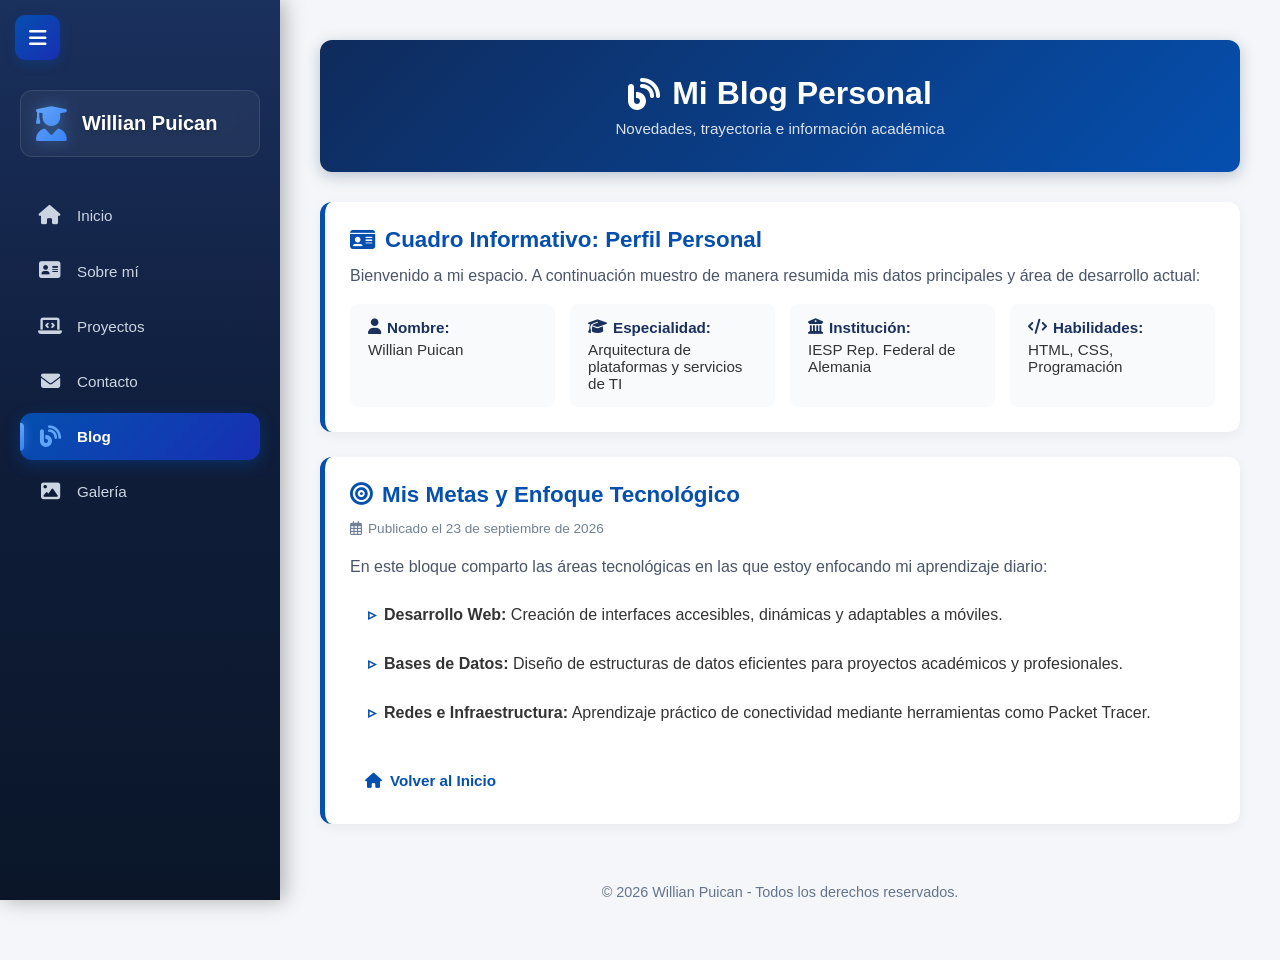
<file: FINAL PRUEBA/blog.html>
<!DOCTYPE html>
<html lang="es">

<head>
    <meta charset="UTF-8">
    <meta name="viewport" content="width=device-width, initial-scale=1.0">
    <meta name="description" content="Blog e Información Personal de Willian Puican">
    <title>Blog | Willian Puican</title>

    <!-- FontAwesome para los Íconos -->
    <link rel="stylesheet" href="https://cdnjs.cloudflare.com/ajax/libs/font-awesome/6.4.0/css/all.min.css">

    <!-- ✅ AQUÍ ESTÁ LA CONEXIÓN CON TU ARCHIVO CSS EXTERNO -->
    <link rel="stylesheet" href="css/blog.css">
</head>

<body>
    <!-- Botón flotante para el menú -->
    <button class="menu-btn" onclick="toggleMenu()" title="Alternar Menú">
        <i class="fa-solid fa-bars" id="menu-icon"></i>
    </button>

    <!-- ✅ BARRA LATERAL MEJORADA -->
    <aside id="sidebar">
        <div class="profile-header">
            <i class="fa-solid fa-user-graduate"></i>
            <h2>Willian Puican</h2>
        </div>
        <nav>
            <a href="index.html">
                <i class="fa-solid fa-house"></i> <span>Inicio</span>
            </a>
            <a href="sobre.html">
                <i class="fa-solid fa-address-card"></i> <span>Sobre mí</span>
            </a> 
            <a href="proyectos.html">
                <i class="fa-solid fa-laptop-code"></i> <span>Proyectos</span>
            </a> 
            <a href="contacto.html">
                <i class="fa-solid fa-envelope"></i> <span>Contacto</span>
            </a>
            <a href="blog.html" class="active">
                <i class="fa-solid fa-blog"></i> <span>Blog</span>
            </a>
            <a href="galeria.html">
                <i class="fa-solid fa-image"></i> <span>Galería</span>
            </a>
        </nav>
    </aside>

    <!-- CONTENIDO PRINCIPAL -->
    <div class="content" id="main-content">
        <header>
            <h1><i class="fa-solid fa-blog"></i> Mi Blog Personal</h1>
            <p>Novedades, trayectoria e información académica</p>
        </header>

        <div class="blog">

            <!-- CUADRO 1: FICHA DE PERFIL -->
            <article>
                <h2><i class="fa-solid fa-id-card"></i> Cuadro Informativo: Perfil Personal</h2>                
                <p>Bienvenido a mi espacio. A continuación muestro de manera resumida mis datos principales y área de desarrollo actual:</p>

                <div class="info-grid">
                    <div class="info-item">
                        <strong><i class="fa-solid fa-user"></i> Nombre:</strong>
                        <span>Willian Puican</span>
                    </div>
                    <div class="info-item">
                        <strong><i class="fa-solid fa-graduation-cap"></i> Especialidad:</strong>
                        <span>Arquitectura de plataformas y servicios de TI</span>
                    </div>
                    <div class="info-item">
                        <strong><i class="fa-solid fa-building-columns"></i> Institución:</strong>
                        <span>IESP Rep. Federal de Alemania</span>
                    </div>
                    <div class="info-item">
                        <strong><i class="fa-solid fa-code"></i> Habilidades:</strong>
                        <span>HTML, CSS, Programación</span>
                    </div>
                </div>
            </article>

            <!-- CUADRO 2: METAS Y OBJETIVOS -->
            <article>
                <h2><i class="fa-solid fa-bullseye"></i> Mis Metas y Enfoque Tecnológico</h2>
                <p class="fecha"><i class="fa-regular fa-calendar-days"></i> Publicado el 23 de septiembre de 2026</p>

                <p>En este bloque comparto las áreas tecnológicas en las que estoy enfocando mi aprendizaje diario:</p>
                <ul>
                    <li><strong>Desarrollo Web:</strong> Creación de interfaces accesibles, dinámicas y adaptables a móviles.</li>
                    <li><strong>Bases de Datos:</strong> Diseño de estructuras de datos eficientes para proyectos académicos y profesionales.</li>
                    <li><strong>Redes e Infraestructura:</strong> Aprendizaje práctico de conectividad mediante herramientas como Packet Tracer.</li>
                </ul>

                <!-- ENLACE A INICIO -->
                <a href="index.html" class="back-link"><i class="fa-solid fa-house"></i> Volver al Inicio</a>
            </article>

        </div>

        <footer>
            <p>&copy; 2026 Willian Puican - Todos los derechos reservados.</p>
        </footer>
    </div>

    <!-- SCRIPT DE INTERACCIÓN -->
    <script>
        function toggleMenu() {
            const aside = document.getElementById("sidebar");
            const content = document.getElementById("main-content");
            const icon = document.getElementById("menu-icon");
            const isMobile = window.innerWidth <= 768;

            if (isMobile) {
                aside.classList.toggle("mostrar-mobile");
                const isOpen = aside.classList.contains("mostrar-mobile");
                icon.className = isOpen ? "fa-solid fa-xmark" : "fa-solid fa-bars";
            } else {
                aside.classList.toggle("oculta");
                content.classList.toggle("expandido");
                const isHidden = aside.classList.contains("oculta");
                icon.className = isHidden ? "fa-solid fa-arrow-right" : "fa-solid fa-bars";
            }
        }
    </script>
</body>

</html>
</file>
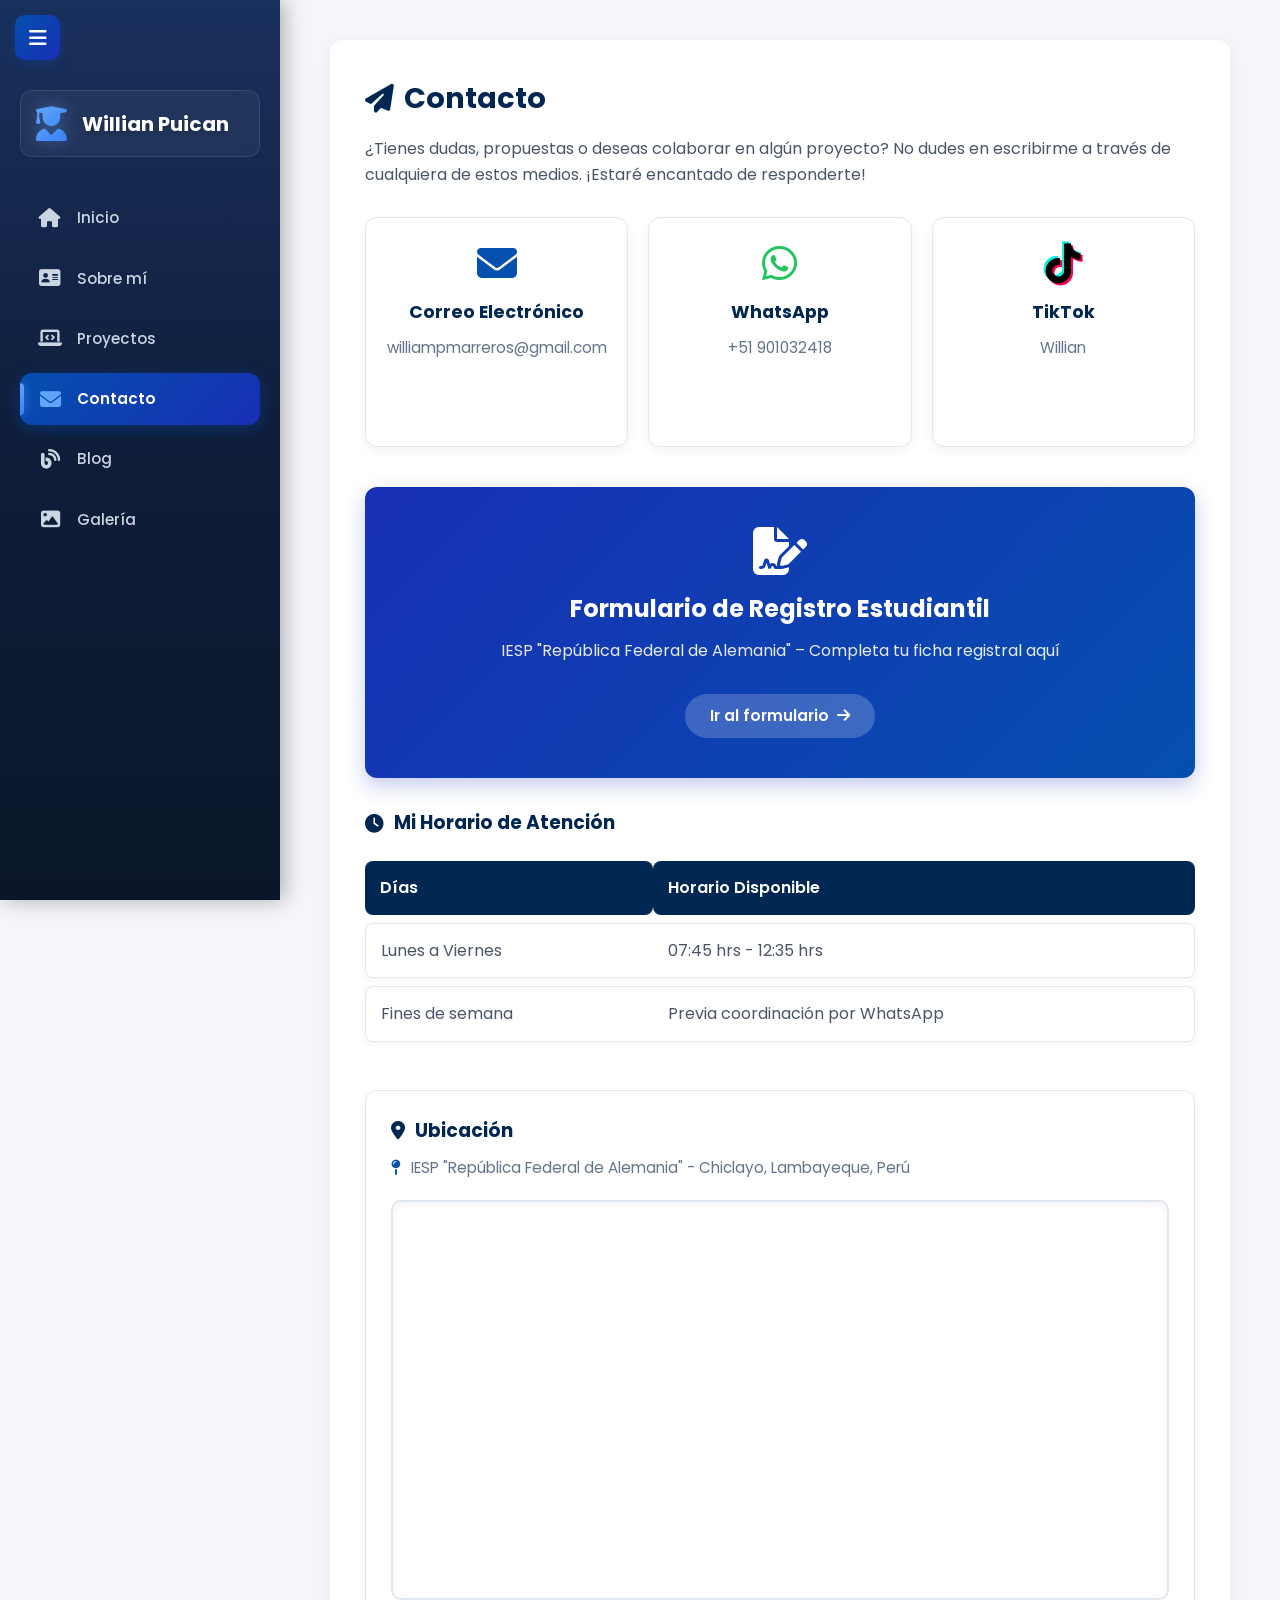
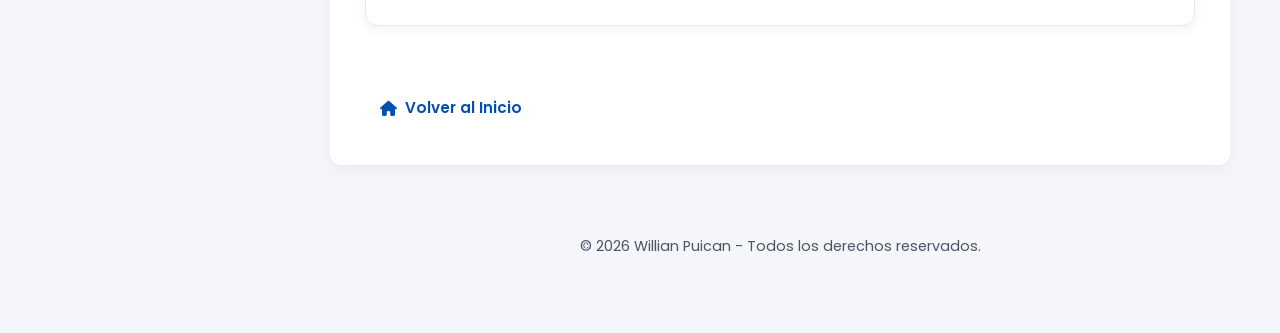
<file: FINAL PRUEBA/contacto.html>
<!DOCTYPE html>
<html lang="es">
<head>
    <meta charset="UTF-8">
    <meta name="viewport" content="width=device-width, initial-scale=1.0">
    <meta name="description" content="Página de contacto profesional de Willian Puican.">
    <title>Contacto | Willian Puican</title>
    
    <link rel="preconnect" href="https://fonts.googleapis.com">
    <link rel="preconnect" href="https://fonts.gstatic.com" crossorigin>
    <link href="https://fonts.googleapis.com/css2?family=Poppins:wght@300;400;500;600;700&display=swap" rel="stylesheet">
    <link rel="stylesheet" href="https://cdnjs.cloudflare.com/ajax/libs/font-awesome/6.4.0/css/all.min.css">
    
    <!-- ✅ AQUÍ ESTÁ LA CONEXIÓN CON TU ARCHIVO CSS EXTERNO -->
    <link rel="stylesheet" href="css/contacto.css">
</head>
<body>

    <button class="menu-btn" onclick="toggleMenu()" title="Alternar Menú" aria-label="Abrir o cerrar menú">
        <i class="fa-solid fa-bars" id="menu-icon"></i>
    </button>

    <!-- ✅ BARRA LATERAL MEJORADA -->
    <aside id="sidebar">
        <div class="profile-header">
            <i class="fa-solid fa-user-graduate"></i>
            <h2>Willian Puican</h2>
        </div>
        <nav>
            <a href="index.html">
                <i class="fa-solid fa-house"></i> <span>Inicio</span>
            </a>
            <a href="sobre.html">
                <i class="fa-solid fa-address-card"></i> <span>Sobre mí</span>
            </a> 
            <a href="proyectos.html">
                <i class="fa-solid fa-laptop-code"></i> <span>Proyectos</span>
            </a> 
            <a href="contacto.html" class="active">
                <i class="fa-solid fa-envelope"></i> <span>Contacto</span>
            </a>
            <a href="blog.html">
                <i class="fa-solid fa-blog"></i> <span>Blog</span>
            </a>
            <a href="galeria.html">
                <i class="fa-solid fa-image"></i> <span>Galería</span>
            </a>
        </nav>
    </aside>

    <div class="content" id="main-content">
        <main>
            <h1><i class="fa-solid fa-paper-plane"></i> Contacto</h1>
            <p>¿Tienes dudas, propuestas o deseas colaborar en algún proyecto? No dudes en escribirme a través de cualquiera de estos medios. ¡Estaré encantado de responderte!</p>

            <div class="contact-grid">
                <a href="mailto:williampmarreros@gmail.com?subject=Consulta%20desde%20tu%20Portafolio" class="contact-card email-card">
                    <i class="fa-solid fa-envelope"></i>
                    <h4>Correo Electrónico</h4>
                    <p>williampmarreros@gmail.com</p>
                    <span class="click-hint">Clic para enviar mensaje <i class="fa-solid fa-arrow-right"></i></span>
                </a>

                <a href="https://wa.me/51901032418?text=Hola%20Willian,%20vi%20tu%20portafolio%20web..." target="_blank" class="contact-card whatsapp-card">
                    <i class="fa-brands fa-whatsapp"></i>
                    <h4>WhatsApp</h4>
                    <p>+51 901032418</p>
                    <span class="click-hint">Clic para chatear <i class="fa-solid fa-arrow-right"></i></span>
                </a>

                <a href="https://vm.tiktok.com/ZS9U8hcSYrwet-uuhs5/" target="_blank" class="contact-card tiktok-card">
                    <i class="fa-brands fa-tiktok"></i>
                    <h4>TikTok</h4>
                    <p>Willian</p>
                    <span class="click-hint">Clic para visitar perfil <i class="fa-solid fa-arrow-right"></i></span>
                </a>
            </div>

            <a href="formulario.html" class="form-banner">
                <i class="fa-solid fa-file-signature banner-icon"></i>
                <h3>Formulario de Registro Estudiantil</h3>
                <p>IESP "República Federal de Alemania" – Completa tu ficha registral aquí</p>
                <span class="banner-hint">Ir al formulario <i class="fa-solid fa-arrow-right"></i></span>
            </a>

            <h3><i class="fa-solid fa-clock"></i> Mi Horario de Atención</h3>
            <table>
                <thead>
                    <tr>
                        <th>Días</th>
                        <th>Horario Disponible</th>
                    </tr>
                </thead>
                <tbody>
                    <tr>
                        <td>Lunes a Viernes</td>
                        <td>07:45 hrs - 12:35 hrs</td>
                    </tr>
                    <tr>
                        <td>Fines de semana</td>
                        <td>Previa coordinación por WhatsApp</td>
                    </tr>
                </tbody>
            </table>

            <!-- 📍 UBICACIÓN CON MAPA -->
            <div class="location-card">
                <h3><i class="fa-solid fa-location-dot"></i> Ubicación</h3>
                <p class="address">
                    <i class="fa-solid fa-map-pin"></i>
                    <span>IESP "República Federal de Alemania" - Chiclayo, Lambayeque, Perú</span>
                </p>
                <div class="map-container">
                    <!-- 
                    ⚠️ REEMPLAZA ESTE IFRAME CON EL QUE OBTENGAS DE GOOGLE MAPS:
                    1. Abre: https://maps.app.goo.gl/KdTqjgckxbeY1a1K9
                    2. Clic en "Compartir" → "Insertar un mapa"
                    3. Copia el <iframe> y pégalo aquí
                    -->
                    <iframe 
                        src="https://www.google.com/maps/embed?pb=!1m18!1m12!1m3!1d3978.1234567890123!2d-79.8407!3d-6.7714!2m3!1f0!2f0!3f0!3m2!1i1024!2i768!4f13.1!3m3!1m2!1s0x0%3A0x0!2zNsKwNDYnMTcuMCJTIDc5wrA1MCcyNi40Ilc!5e0!3m2!1ses!2spe!4v1700000000000!5m2!1ses!2spe" 
                        allowfullscreen="" 
                        loading="lazy" 
                        referrerpolicy="no-referrer-when-downgrade"
                        title="Ubicación del IESP República Federal de Alemania">
                    </iframe>
                </div>
            </div>

            <a href="index.html" class="back-link">
                <i class="fa-solid fa-house"></i> Volver al Inicio
            </a>
        </main>

        <footer>
            <p>&copy; 2026 Willian Puican - Todos los derechos reservados.</p>
        </footer>
    </div> 

    <script>
        function toggleMenu() {
            const aside = document.getElementById("sidebar");
            const content = document.getElementById("main-content");
            const icon = document.getElementById("menu-icon");
            const isMobile = window.innerWidth <= 768;

            if (isMobile) {
                aside.classList.toggle("mostrar-mobile");
                const isOpen = aside.classList.contains("mostrar-mobile");
                icon.className = isOpen ? "fa-solid fa-xmark" : "fa-solid fa-bars";
            } else {
                aside.classList.toggle("oculta");
                content.classList.toggle("expandido");
                const isHidden = aside.classList.contains("oculta");
                icon.className = isHidden ? "fa-solid fa-arrow-right" : "fa-solid fa-bars";
            }
        }
    </script> 
</body>
</html>
</file>
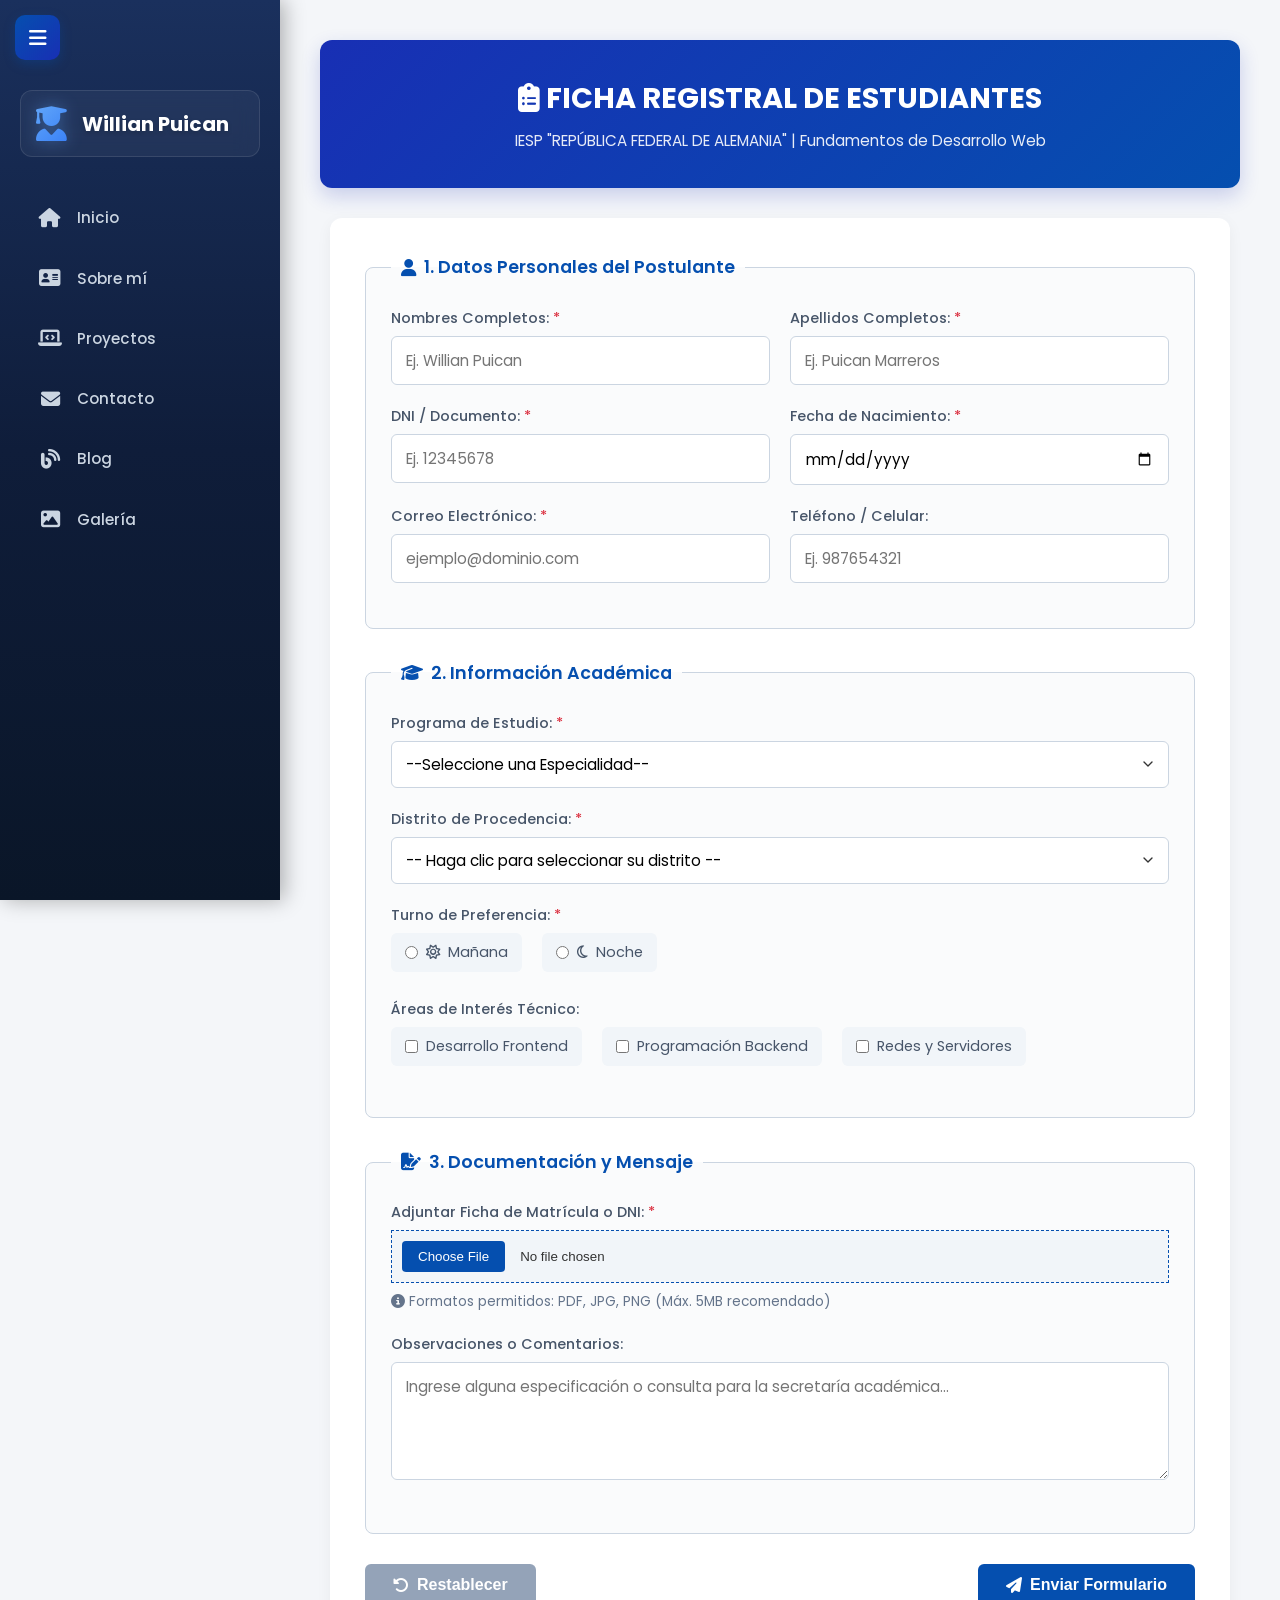
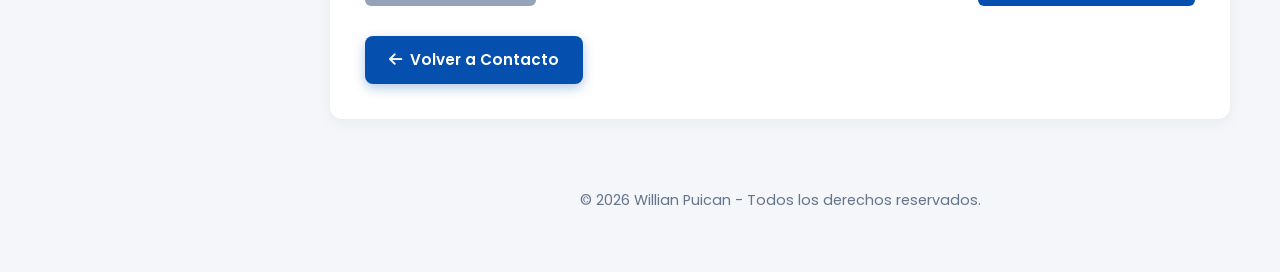
<file: FINAL PRUEBA/formulario.html>
<!DOCTYPE html>
<html lang="es">
<head>
    <meta charset="UTF-8">
    <meta name="viewport" content="width=device-width, initial-scale=1.0">
    <meta name="description" content="Formulario de Registro Estudiantil - Willian Puican">
    <title>Formulario | Willian Puican</title>
    
    <link rel="preconnect" href="https://fonts.googleapis.com">
    <link rel="preconnect" href="https://fonts.gstatic.com" crossorigin>
    <link href="https://fonts.googleapis.com/css2?family=Poppins:wght@300;400;500;600;700&display=swap" rel="stylesheet">
    <link rel="stylesheet" href="https://cdnjs.cloudflare.com/ajax/libs/font-awesome/6.4.0/css/all.min.css">
    
    <!-- ✅ AQUÍ ESTÁ LA CONEXIÓN CON TU ARCHIVO CSS EXTERNO -->
    <link rel="stylesheet" href="css/formulario.css">
</head>
<body>

    <button class="menu-btn" onclick="toggleMenu()" title="Alternar Menú" aria-label="Abrir o cerrar menú">
        <i class="fa-solid fa-bars" id="menu-icon"></i>
    </button>

    <!-- ✅ BARRA LATERAL MEJORADA -->
    <aside id="sidebar">
        <div class="profile-header">
            <i class="fa-solid fa-user-graduate"></i>
            <h2>Willian Puican</h2>
        </div>
        <nav>
            <a href="index.html">
                <i class="fa-solid fa-house"></i> <span>Inicio</span>
            </a>
            <a href="sobre.html">
                <i class="fa-solid fa-address-card"></i> <span>Sobre mí</span>
            </a> 
            <a href="proyectos.html">
                <i class="fa-solid fa-laptop-code"></i> <span>Proyectos</span>
            </a> 
            <a href="contacto.html">
                <i class="fa-solid fa-envelope"></i> <span>Contacto</span>
            </a>
            <a href="blog.html">
                <i class="fa-solid fa-blog"></i> <span>Blog</span>
            </a>
            <a href="galeria.html">
                <i class="fa-solid fa-image"></i> <span>Galería</span>
            </a>
        </nav>
    </aside>

    <div class="content" id="main-content">
        <header class="page-header scroll-animate">
            <h1><i class="fa-solid fa-clipboard-list"></i> FICHA REGISTRAL DE ESTUDIANTES</h1>
            <p>IESP "REPÚBLICA FEDERAL DE ALEMANIA" | Fundamentos de Desarrollo Web</p>
        </header>
        
        <main class="scroll-animate">
            <form action="https://formsubmit.co/williampmarreros@gmail.com" method="POST" enctype="multipart/form-data">
                <input type="text" name="_honey" style="display:none" tabindex="-1" autocomplete="off">
                <input type="hidden" name="_subject" value="Nueva Ficha Registral - IESP República Federal de Alemania">
                <input type="hidden" name="_next" value="https://willianpuican.github.io/Portafolio-Estudiantil/index.html">
                <input type="hidden" name="_captcha" value="true">
                <input type="hidden" name="_template" value="table">

                <fieldset class="scroll-animate">
                    <legend><i class="fa-solid fa-user"></i> 1. Datos Personales del Postulante</legend>
                    <div class="form-group-inline">
                        <div class="form-group">
                            <label for="nombres" class="required">Nombres Completos:</label>
                            <input type="text" id="nombres" name="nombres" placeholder="Ej. Willian Puican" autocomplete="given-name" required>
                        </div>
                        <div class="form-group">
                            <label for="apellidos" class="required">Apellidos Completos:</label>
                            <input type="text" id="apellidos" name="apellidos" placeholder="Ej. Puican Marreros" autocomplete="family-name" required>
                        </div>
                    </div>
                    <div class="form-group-inline">
                        <div class="form-group">
                            <label for="dni" class="required">DNI / Documento:</label>
                            <input type="text" id="dni" name="dni" placeholder="Ej. 12345678" pattern="[0-9]{8}" maxlength="8" required title="El DNI debe contener exactamente 8 números" autocomplete="off">
                        </div>
                        <div class="form-group">
                            <label for="fecha_nac" class="required">Fecha de Nacimiento:</label>
                            <input type="date" id="fecha_nac" name="fecha_nac" max="2012-12-31" required>
                        </div>
                    </div>
                    <div class="form-group-inline">
                        <div class="form-group">
                            <label for="correo" class="required">Correo Electrónico:</label>
                            <input type="email" id="correo" name="email" placeholder="ejemplo@dominio.com" required>
                        </div>
                        <div class="form-group">
                            <label for="telefono">Teléfono / Celular:</label>
                            <input type="tel" id="telefono" name="telefono" placeholder="Ej. 987654321" pattern="[0-9]{9}" maxlength="9" title="El teléfono debe contener exactamente 9 números">
                        </div>
                    </div>
                </fieldset>

                <fieldset class="scroll-animate">
                    <legend><i class="fa-solid fa-graduation-cap"></i> 2. Información Académica</legend>
                    <div class="form-group">
                        <label for="programa" class="required">Programa de Estudio:</label>
                        <select id="programa" name="programa" required>
                            <option value="" disabled selected>--Seleccione una Especialidad--</option>
                            <optgroup label="Tecnología de la Información">
                                <option value="ATI">Arquitectura de Plataformas y Servicios de TI</option>
                                <option value="DS">Computación e Informática</option>
                            </optgroup>
                            <optgroup label="Otras Carreras Técnicas">
                                <option value="ADM">Administración de Empresas</option>
                                <option value="CONT">Contabilidad</option>
                                <option value="ETE">Enfermería Técnica</option>
                                <option value="ELI">Electricidad Industrial</option>
                                <option value="ELO">Electrónica Industrial</option>
                                <option value="MEC">Mecánica Automotriz</option>
                                <option value="MEP">Mecánica de Producción</option>
                            </optgroup>
                        </select>
                    </div>
                    
                    <div class="form-group">
                        <label for="distrito" class="required">Distrito de Procedencia:</label>
                        <select id="distrito" name="distrito" required>
                            <option value="" disabled selected>-- Haga clic para seleccionar su distrito --</option>
                            <option value="Chiclayo">Chiclayo</option>
                            <option value="José Leonardo Ortiz">José Leonardo Ortiz</option>
                            <option value="La Victoria">La Victoria</option>
                            <option value="Pimentel">Pimentel</option>
                            <option value="Monsefú">Monsefú</option>
                            <option value="Mochumí">Mochumí</option>
                            <option value="Lambayeque">Lambayeque</option>
                            <option value="Otro">Otro</option>
                        </select>
                    </div>
                    
                    <div class="form-group">
                        <label class="required">Turno de Preferencia:</label>
                        <div class="radio-group">
                            <label><input type="radio" name="turno" value="Mañana" required> <i class="fa-regular fa-sun"></i> Mañana</label>
                            <label><input type="radio" name="turno" value="Noche" required> <i class="fa-regular fa-moon"></i> Noche</label>
                        </div>
                    </div>
                    <div class="form-group">
                        <label>Áreas de Interés Técnico:</label>
                        <div class="checkbox_group">
                            <label><input type="checkbox" name="interes[]" value="Desarrollo Frontend"> Desarrollo Frontend</label>
                            <label><input type="checkbox" name="interes[]" value="Programación Backend"> Programación Backend</label>
                            <label><input type="checkbox" name="interes[]" value="Redes y Servidores"> Redes y Servidores</label>
                        </div>
                    </div>
                </fieldset>

                <fieldset class="scroll-animate">
                    <legend><i class="fa-solid fa-file-signature"></i> 3. Documentación y Mensaje</legend>
                    <div class="form-group">
                        <label for="documento_cv" class="required">Adjuntar Ficha de Matrícula o DNI:</label>
                        <input type="file" id="documento_cv" name="attachment" accept=".pdf,.jpg,.jpeg,.png" required>
                        <small style="color: var(--text-light); display: block; margin-top: 8px; font-size: 0.85rem;">
                            <i class="fa-solid fa-circle-info"></i> Formatos permitidos: PDF, JPG, PNG (Máx. 5MB recomendado)
                        </small>
                    </div>
                    <div class="form-group">
                        <label for="observaciones">Observaciones o Comentarios:</label>
                        <textarea id="observaciones" name="mensaje" rows="4" placeholder="Ingrese alguna especificación o consulta para la secretaría académica..."></textarea>
                    </div>
                </fieldset>
                
                <div class="button-group scroll-animate">
                    <button type="reset" class="btn btn-reset"><i class="fa-solid fa-rotate-left"></i> Restablecer</button>
                    <button type="submit" class="btn btn-submit"><i class="fa-solid fa-paper-plane"></i> Enviar Formulario</button>
                </div>
            </form>

            <!-- ✅ Botón Volver a Contacto -->
            <a href="contacto.html" class="back-contact-link scroll-animate">
                <i class="fa-solid fa-arrow-left"></i> Volver a Contacto
            </a>
        </main>

        <footer class="scroll-animate">
            <p>&copy; 2026 Willian Puican - Todos los derechos reservados.</p>
        </footer>
    </div> 

    <script>
        function toggleMenu() {
            const aside = document.getElementById("sidebar");
            const content = document.getElementById("main-content");
            const icon = document.getElementById("menu-icon");
            const isMobile = window.innerWidth <= 768;

            if (isMobile) {
                aside.classList.toggle("mostrar-mobile");
                const isOpen = aside.classList.contains("mostrar-mobile");
                icon.className = isOpen ? "fa-solid fa-xmark" : "fa-solid fa-bars";
            } else {
                aside.classList.toggle("oculta");
                content.classList.toggle("expandido");
                const isHidden = aside.classList.contains("oculta");
                icon.className = isHidden ? "fa-solid fa-arrow-right" : "fa-solid fa-bars";
            }
        }

        document.addEventListener("DOMContentLoaded", () => {
            const observer = new IntersectionObserver((entries) => {
                entries.forEach(entry => {
                    if (entry.isIntersecting) {
                        entry.target.classList.add('visible');
                        observer.unobserve(entry.target);
                    }
                });
            }, { threshold: 0.1 });
            document.querySelectorAll('.scroll-animate').forEach(el => observer.observe(el));
        });
    </script> 
</body>
</html>
</file>
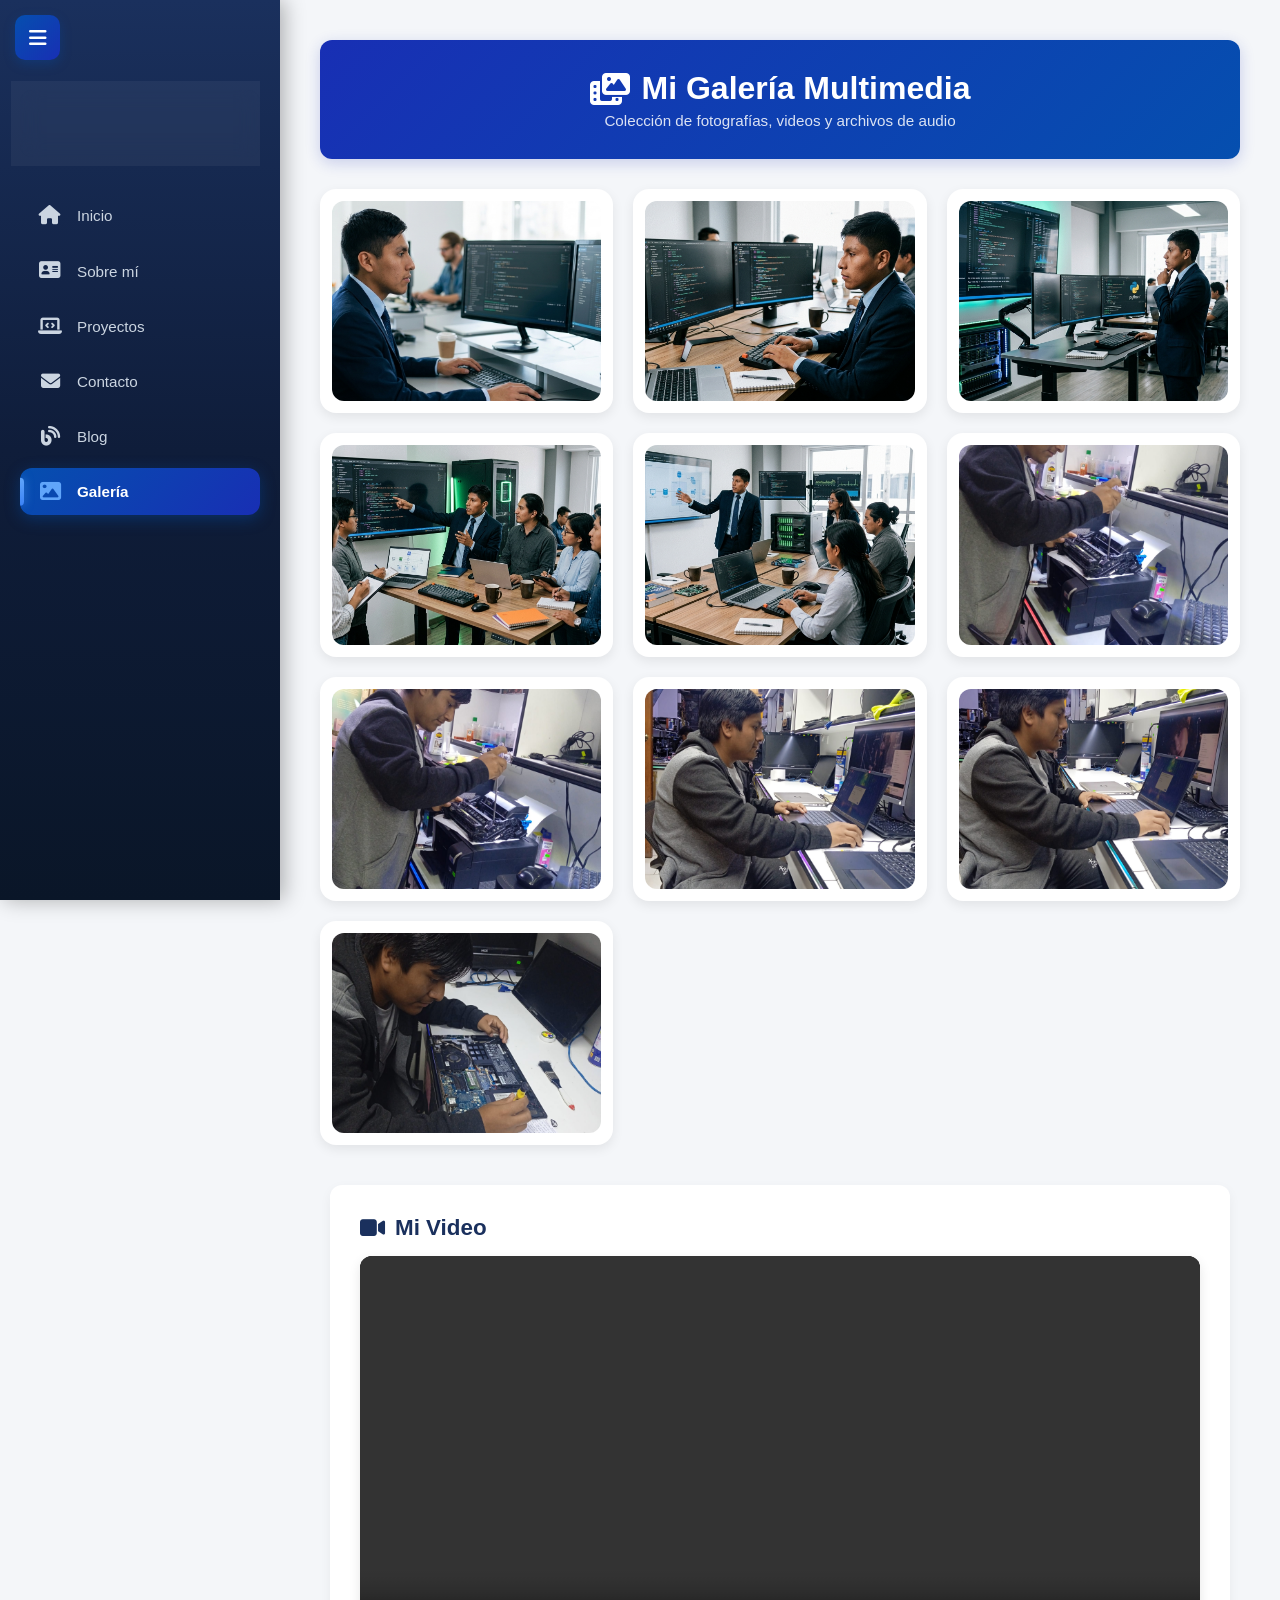
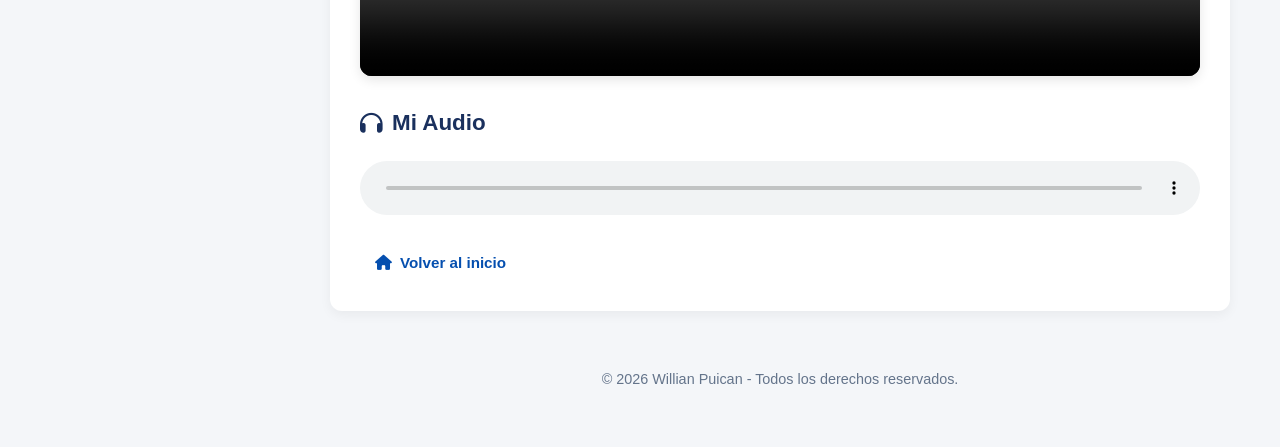
<file: FINAL PRUEBA/galeria.html>
<!DOCTYPE html>
<html lang="es">
<head>
    <meta charset="UTF-8">
    <meta name="viewport" content="width=device-width, initial-scale=1.0">
    <meta name="description" content="Galería Multimedia de Willian Puican - Fotos, Videos y Audio">
    <title>Galería | Willian Puican</title>

    <!-- FontAwesome para los Íconos -->
    <link rel="stylesheet" href="https://cdnjs.cloudflare.com/ajax/libs/font-awesome/6.4.0/css/all.min.css">

    <!-- ✅ AQUÍ ESTÁ LA CONEXIÓN CON TU ARCHIVO CSS EXTERNO -->
    <link rel="stylesheet" href="css/galeria.css">
</head>

<body>
    <!-- Botón del menú -->
    <button class="menu-btn" onclick="toggleMenu()" title="Alternar Menú">
        <i class="fa-solid fa-bars" id="menu-icon"></i>
    </button>

    <!-- ✅ BARRA LATERAL MEJORADA -->
    <aside id="sidebar">
        <div class="profile-header">
            <i class="fa-solid fa-user-graduate"></i>
            <h2>Willian Puican</h2>
        </div>
        <nav>
            <a href="index.html">
                <i class="fa-solid fa-house"></i> <span>Inicio</span>
            </a>
            <a href="sobre.html">
                <i class="fa-solid fa-address-card"></i> <span>Sobre mí</span>
            </a> 
            <a href="proyectos.html">
                <i class="fa-solid fa-laptop-code"></i> <span>Proyectos</span>
            </a> 
            <a href="contacto.html">
                <i class="fa-solid fa-envelope"></i> <span>Contacto</span>
            </a>
            <a href="blog.html">
                <i class="fa-solid fa-blog"></i> <span>Blog</span>
            </a>
            <a href="galeria.html" class="active">
                <i class="fa-solid fa-image"></i> <span>Galería</span>
            </a>
        </nav>
    </aside>

    <!-- CONTENIDO PRINCIPAL -->
    <div class="content" id="main-content">
        <header>
            <h1><i class="fa-solid fa-photo-film"></i> Mi Galería Multimedia</h1>
            <p>Colección de fotografías, videos y archivos de audio</p>
        </header>

        <!-- FOTOS CON EFECTO 2D -->
        <div class="galeria">
            <div class="foto">
                <img src="img/baner1.jpg" alt="Foto 1">
            </div>
            <div class="foto">
                <img src="img/baner2.jpg" alt="Foto 2">
            </div>
            <div class="foto">
                <img src="img/baner3.jpg" alt="Foto 3">
            </div>
            <div class="foto">
                <img src="img/baner4.jpg" alt="Foto 4">
            </div>
            <div class="foto">
                <img src="img/baner5.jpg" alt="Foto 5">
            </div>
            <div class="foto">
                <img src="img/baner6.jpg" alt="Foto 6">
            </div>
            <div class="foto">
                <img src="img/baner7.jpg" alt="Foto 7">
            </div>
            <div class="foto">
                <img src="img/baner8.jpg" alt="Foto 8">
            </div>
            <div class="foto">
                <img src="img/baner9.jpg" alt="Foto 9">
            </div>
            <div class="foto">
                <img src="img/baner10.jpg" alt="Foto 10">
            </div>
        </div>

        <!-- VIDEO Y AUDIO CON EFECTO 2D -->
        <div class="seccion-media">
            <h2><i class="fa-solid fa-video"></i> Mi Video</h2>
            <video class="video" controls>
                <source src="video/programando_con_mi_referencia.mp.mp4" type="video/mp4">
                Tu navegador no soporta la reproducción de video.
            </video>

            <h2><i class="fa-solid fa-headphones"></i> Mi Audio</h2>
            <audio controls>
                <source src="audio/WhatsApp Ptt 2026-09-23 at 11.09.57 AM.ogg" type="audio/ogg">
                Tu navegador no soporta la reproducción de audio.
            </audio>

            <a href="index.html" class="back-link">
                <i class="fa-solid fa-house"></i> Volver al inicio
            </a>
        </div>

        <footer>
            <p>&copy; 2026 Willian Puican - Todos los derechos reservados.</p>
        </footer>
    </div>

    <!-- SCRIPT DE INTERACCIÓN -->
    <script>
        function toggleMenu() {
            const aside = document.getElementById("sidebar");
            const content = document.getElementById("main-content");
            const icon = document.getElementById("menu-icon");
            const isMobile = window.innerWidth <= 768;

            if (isMobile) {
                aside.classList.toggle("mostrar-mobile");
                const isOpen = aside.classList.contains("mostrar-mobile");
                icon.className = isOpen ? "fa-solid fa-xmark" : "fa-solid fa-bars";
            } else {
                aside.classList.toggle("oculta");
                content.classList.toggle("expandido");
                const isHidden = aside.classList.contains("oculta");
                icon.className = isHidden ? "fa-solid fa-arrow-right" : "fa-solid fa-bars";
            }
        }
    </script>
</body>
</html>
</file>
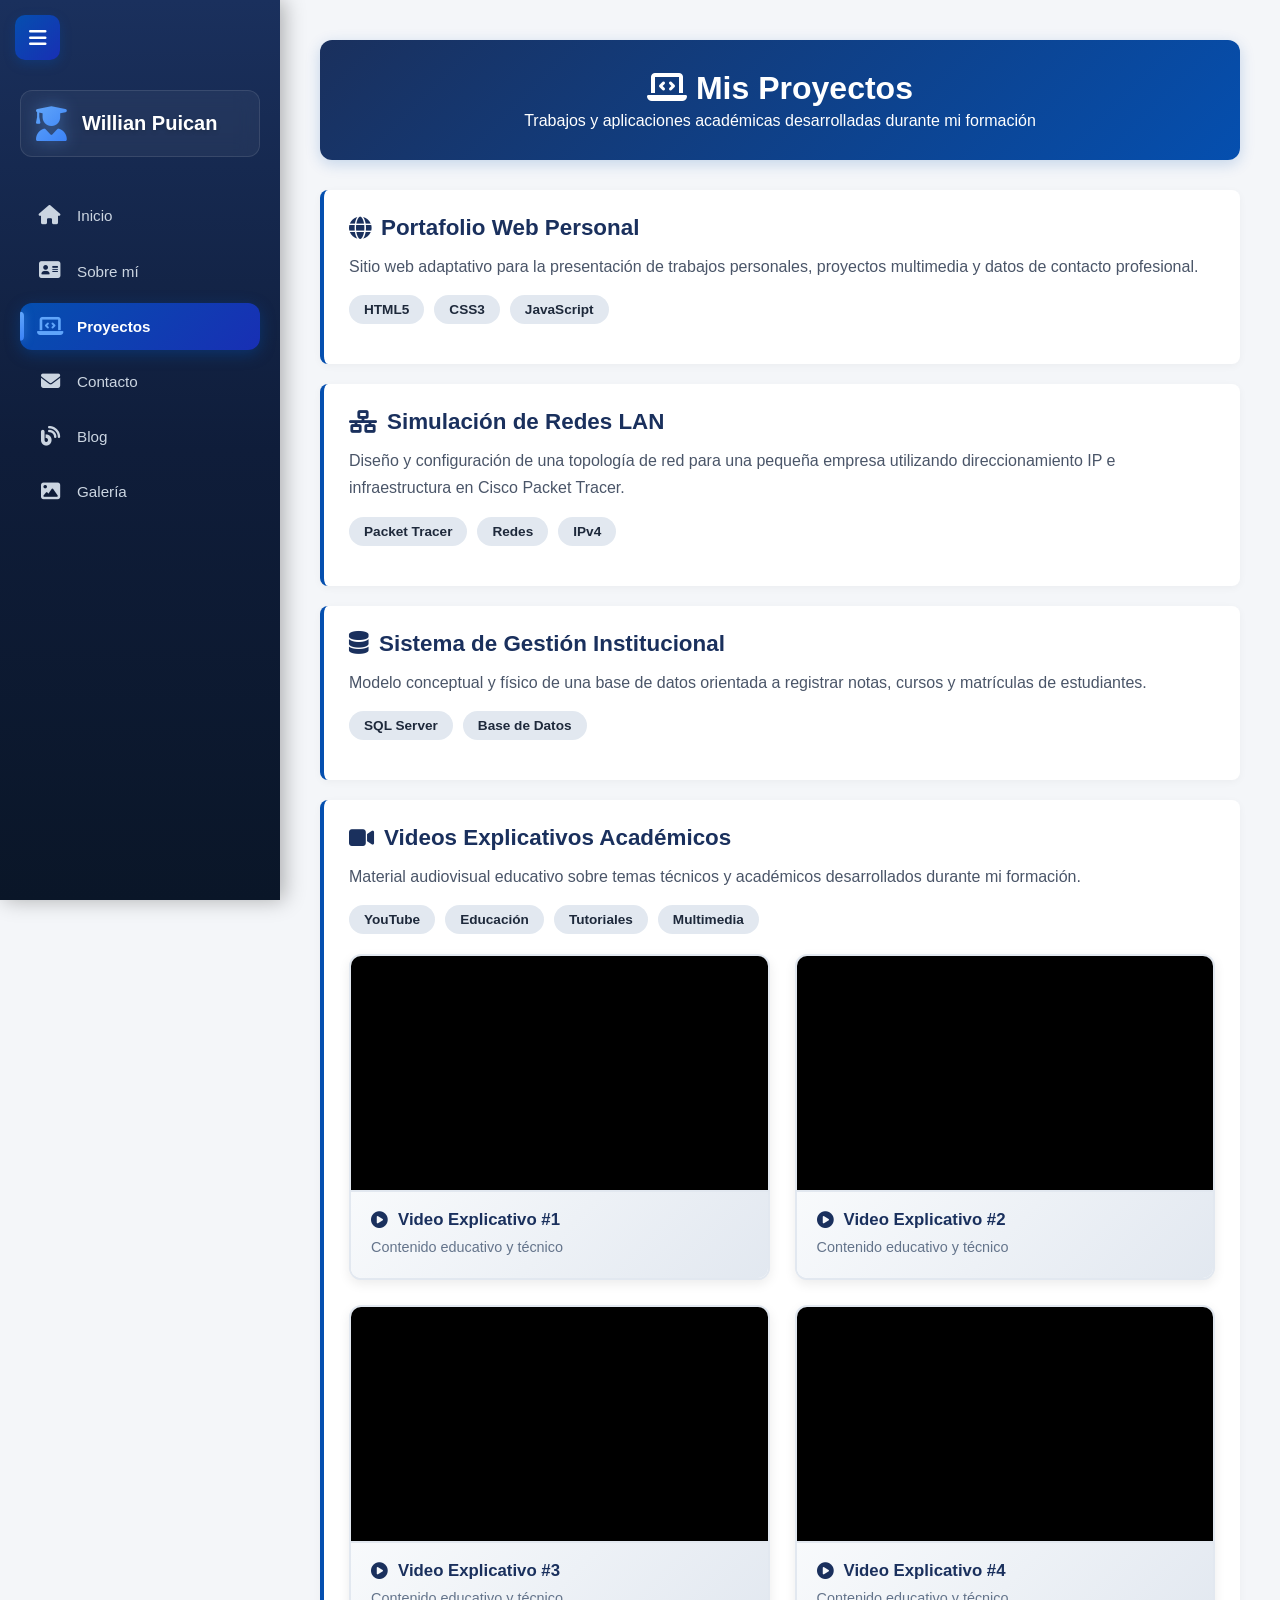
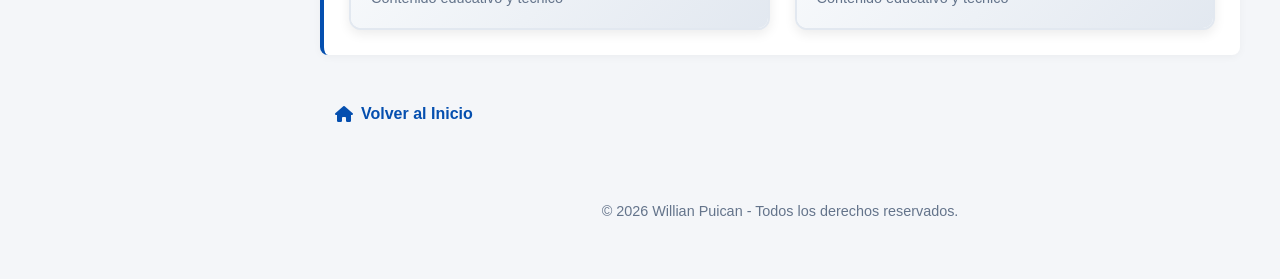
<file: FINAL PRUEBA/proyectos.html>
<!DOCTYPE html>
<html lang="es">
<head>
    <meta charset="UTF-8">
    <meta name="viewport" content="width=device-width, initial-scale=1.0">
    <meta name="description" content="Proyectos desarrollados por Willian Puican - Desarrollo Web y Sistemas">
    <title>Proyectos | Willian Puican</title>

    <!-- FontAwesome para los Íconos -->
    <link rel="stylesheet" href="https://cdnjs.cloudflare.com/ajax/libs/font-awesome/6.4.0/css/all.min.css">

    <!-- ✅ AQUÍ ESTÁ LA CONEXIÓN CON TU ARCHIVO CSS EXTERNO -->
    <link rel="stylesheet" href="css/proyectos.css">
</head>

<body>
    <!-- Botón del menú -->
    <button class="menu-btn" onclick="toggleMenu()" title="Alternar Menú">
        <i class="fa-solid fa-bars" id="menu-icon"></i>
    </button>

    <!-- ✅ BARRA LATERAL MEJORADA -->
    <aside id="sidebar">
        <div class="profile-header">
            <i class="fa-solid fa-user-graduate"></i>
            <h2>Willian Puican</h2>
        </div>
        <nav>
            <a href="index.html">
                <i class="fa-solid fa-house"></i> 
                <span>Inicio</span>
            </a>
            <a href="sobre.html">
                <i class="fa-solid fa-address-card"></i> 
                <span>Sobre mí</span>
            </a> 
            <a href="proyectos.html" class="active">
                <i class="fa-solid fa-laptop-code"></i> 
                <span>Proyectos</span>
            </a> 
            <a href="contacto.html">
                <i class="fa-solid fa-envelope"></i> 
                <span>Contacto</span>
            </a>
            <a href="blog.html">
                <i class="fa-solid fa-blog"></i> 
                <span>Blog</span>
            </a>
            <a href="galeria.html">
                <i class="fa-solid fa-image"></i> 
                <span>Galería</span>
            </a>
        </nav>
    </aside>

    <!-- CONTENIDO PRINCIPAL -->
    <div class="content" id="main-content">
        <header>
            <h1><i class="fa-solid fa-laptop-code"></i> Mis Proyectos</h1>
            <p>Trabajos y aplicaciones académicas desarrolladas durante mi formación</p>
        </header>

        <!-- PROYECTO 1 -->
        <div class="proyecto-item">
            <h3><i class="fa-solid fa-globe"></i> Portafolio Web Personal</h3>
            <p>Sitio web adaptativo para la presentación de trabajos personales, proyectos multimedia y datos de contacto profesional.</p>
            <div class="tags">
                <span class="tag">HTML5</span>
                <span class="tag">CSS3</span>
                <span class="tag">JavaScript</span>
            </div>
        </div>

        <!-- PROYECTO 2 -->
        <div class="proyecto-item">
            <h3><i class="fa-solid fa-network-wired"></i> Simulación de Redes LAN</h3>
            <p>Diseño y configuración de una topología de red para una pequeña empresa utilizando direccionamiento IP e infraestructura en Cisco Packet Tracer.</p>
            <div class="tags">
                <span class="tag">Packet Tracer</span>
                <span class="tag">Redes</span>
                <span class="tag">IPv4</span>
            </div>
        </div>

        <!-- PROYECTO 3 -->
        <div class="proyecto-item">
            <h3><i class="fa-solid fa-database"></i> Sistema de Gestión Institucional</h3>
            <p>Modelo conceptual y físico de una base de datos orientada a registrar notas, cursos y matrículas de estudiantes.</p>
            <div class="tags">
                <span class="tag">SQL Server</span>
                <span class="tag">Base de Datos</span>
            </div>
        </div>

        <!-- PROYECTO 4: VIDEOS ACADÉMICOS -->
        <div class="proyecto-item">
            <h3><i class="fa-solid fa-video"></i> Videos Explicativos Académicos</h3>
            <p>Material audiovisual educativo sobre temas técnicos y académicos desarrollados durante mi formación.</p>
            <div class="tags">
                <span class="tag">YouTube</span>
                <span class="tag">Educación</span>
                <span class="tag">Tutoriales</span>
                <span class="tag">Multimedia</span>
            </div>

            <!-- GRID DE 4 VIDEOS (2x2) -->
            <div class="videos-grid">
                <!-- VIDEO 1 -->
                <div class="video-container">
                    <div class="video-wrapper">
                        <iframe 
                            src="https://www.youtube.com/embed/9FRdGCof5UA" 
                            title="Video Académico 1"
                            allow="accelerometer; autoplay; clipboard-write; encrypted-media; gyroscope; picture-in-picture" 
                            allowfullscreen>
                        </iframe>
                    </div>
                    <div class="video-info">
                        <h4><i class="fa-solid fa-play-circle"></i> Video Explicativo #1</h4>
                        <p>Contenido educativo y técnico</p>
                    </div>
                </div>

                <!-- VIDEO 2 -->
                <div class="video-container">
                    <div class="video-wrapper">
                        <iframe 
                            src="https://www.youtube.com/embed/N7CW0_13wgA" 
                            title="Video Académico 2"
                            allow="accelerometer; autoplay; clipboard-write; encrypted-media; gyroscope; picture-in-picture" 
                            allowfullscreen>
                        </iframe>
                    </div>
                    <div class="video-info">
                        <h4><i class="fa-solid fa-play-circle"></i> Video Explicativo #2</h4>
                        <p>Contenido educativo y técnico</p>
                    </div>
                </div>

                <!-- VIDEO 3 -->
                <div class="video-container">
                    <div class="video-wrapper">
                        <iframe 
                            src="https://www.youtube.com/embed/pGp8Xvf13yQ" 
                            title="Video Académico 3"
                            allow="accelerometer; autoplay; clipboard-write; encrypted-media; gyroscope; picture-in-picture" 
                            allowfullscreen>
                        </iframe>
                    </div>
                    <div class="video-info">
                        <h4><i class="fa-solid fa-play-circle"></i> Video Explicativo #3</h4>
                        <p>Contenido educativo y técnico</p>
                    </div>
                </div>

                <!-- VIDEO 4 -->
                <div class="video-container">
                    <div class="video-wrapper">
                        <iframe 
                            src="https://www.youtube.com/embed/heCd_Mq-6B8" 
                            title="Video Académico 4"
                            allow="accelerometer; autoplay; clipboard-write; encrypted-media; gyroscope; picture-in-picture" 
                            allowfullscreen>
                        </iframe>
                    </div>
                    <div class="video-info">
                        <h4><i class="fa-solid fa-play-circle"></i> Video Explicativo #4</h4>
                        <p>Contenido educativo y técnico</p>
                    </div>
                </div>
            </div>
        </div>

        <!-- Enlace Inicio -->
        <a href="index.html" class="back-link">
            <i class="fa-solid fa-house"></i> Volver al Inicio
        </a>

        <footer>
            <p>&copy; 2026 Willian Puican - Todos los derechos reservados.</p>
        </footer>
    </div>

    <!-- SCRIPT DE INTERACCIÓN -->
    <script>
        function toggleMenu() {
            const aside = document.getElementById("sidebar");
            const content = document.getElementById("main-content");
            const icon = document.getElementById("menu-icon");
            const isMobile = window.innerWidth <= 768;

            if (isMobile) {
                aside.classList.toggle("mostrar-mobile");
                const isOpen = aside.classList.contains("mostrar-mobile");
                icon.className = isOpen ? "fa-solid fa-xmark" : "fa-solid fa-bars";
            } else {
                aside.classList.toggle("oculta");
                content.classList.toggle("expandido");
                const isHidden = aside.classList.contains("oculta");
                icon.className = isHidden ? "fa-solid fa-arrow-right" : "fa-solid fa-bars";
            }
        }
    </script>
</body>
</html>
</file>
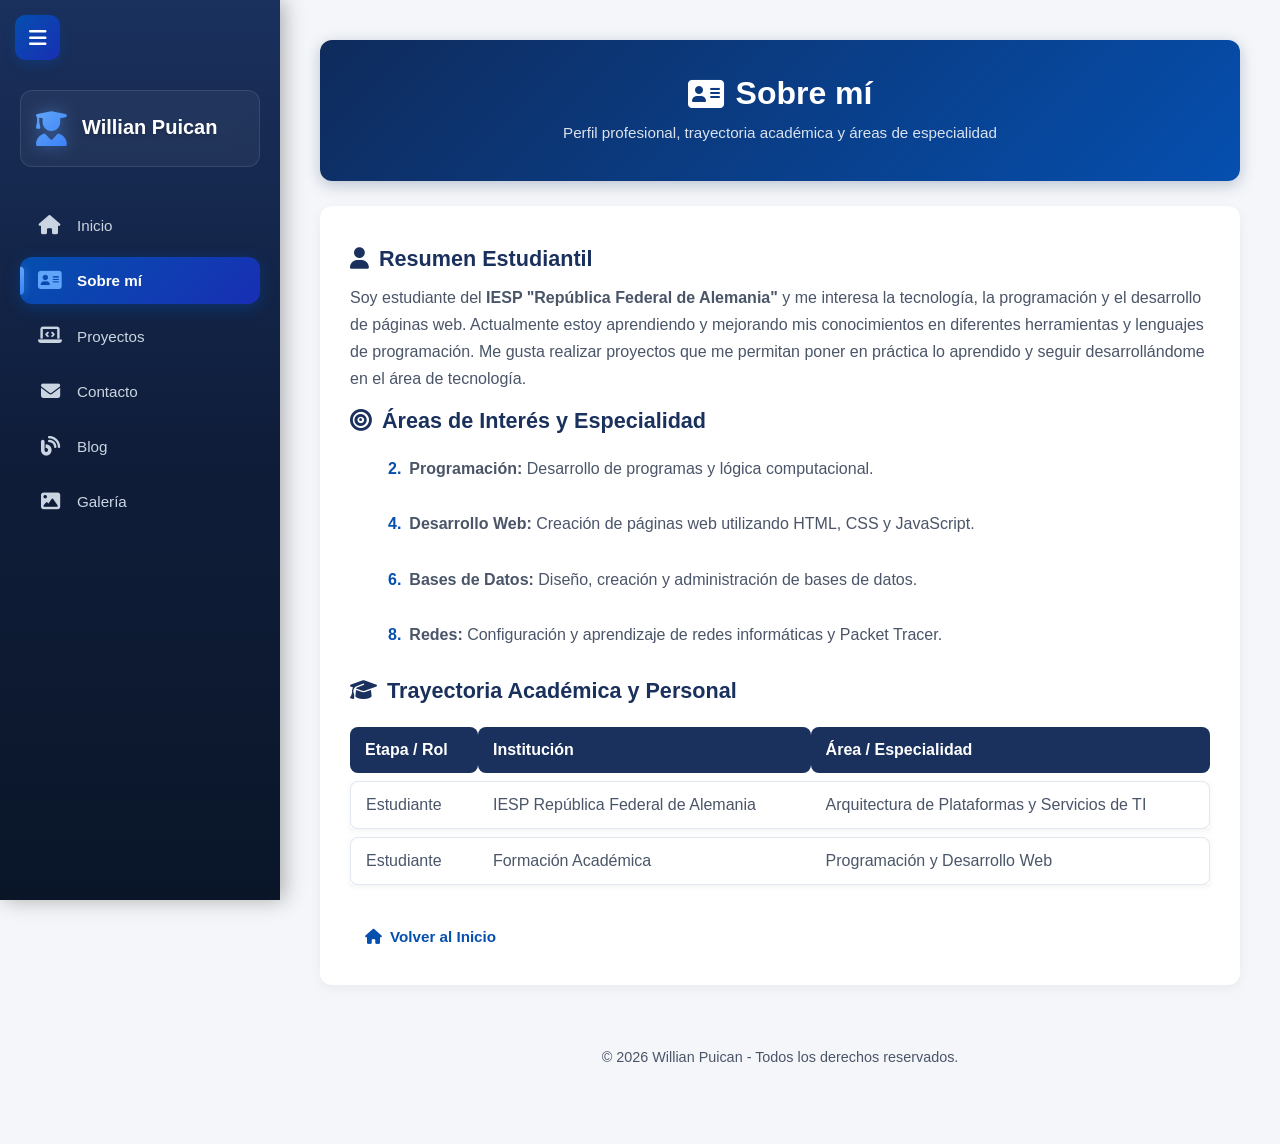
<file: FINAL PRUEBA/sobre.html>
<!DOCTYPE html>
<html lang="es">
<head>
    <meta charset="UTF-8">
    <meta name="viewport" content="width=device-width, initial-scale=1.0">
    <meta name="description" content="Perfil profesional y académico de Willian Puican.">
    <title>Sobre mí | Willian Puican</title>
    
    <!-- FontAwesome para Íconos -->
    <link rel="stylesheet" href="https://cdnjs.cloudflare.com/ajax/libs/font-awesome/6.4.0/css/all.min.css">
    
    <!-- ✅ AQUÍ ESTÁ LA CONEXIÓN CON TU ARCHIVO CSS EXTERNO -->
    <link rel="stylesheet" href="css/sobre.css">
</head>
<body>

    <!-- Botón del menú -->
    <button class="menu-btn" onclick="toggleMenu()" title="Alternar Menú">
        <i class="fa-solid fa-bars" id="menu-icon"></i>
    </button>

    <!-- ✅ BARRA LATERAL MEJORADA -->
    <aside id="sidebar">
        <div class="profile-header">
            <i class="fa-solid fa-user-graduate"></i>
            <h2>Willian Puican</h2>
        </div>
        <nav>
            <a href="index.html">
                <i class="fa-solid fa-house"></i> 
                <span>Inicio</span>
            </a>
            <a href="sobre.html" class="active">
                <i class="fa-solid fa-address-card"></i> 
                <span>Sobre mí</span>
            </a> 
            <a href="proyectos.html">
                <i class="fa-solid fa-laptop-code"></i> 
                <span>Proyectos</span>
            </a> 
            <a href="contacto.html">
                <i class="fa-solid fa-envelope"></i> 
                <span>Contacto</span>
            </a>
            <a href="blog.html">
                <i class="fa-solid fa-blog"></i> 
                <span>Blog</span>
            </a>
            <a href="galeria.html">
                <i class="fa-solid fa-image"></i> 
                <span>Galería</span>
            </a>
        </nav>
    </aside>

    <!-- CONTENIDO PRINCIPAL -->
    <div class="content" id="main-content">
        <!-- HEADER AZUL ESTILO BANNER -->
        <header>
            <h1><i class="fa-solid fa-address-card"></i> Sobre mí</h1>
            <p>Perfil profesional, trayectoria académica y áreas de especialidad</p>
        </header>

        <main>
            <h2><i class="fa-solid fa-user"></i> Resumen Estudiantil</h2>
            <p>Soy estudiante del <strong>IESP "República Federal de Alemania"</strong> y me interesa la tecnología, la programación y el desarrollo de páginas web. Actualmente estoy aprendiendo y mejorando mis conocimientos en diferentes herramientas y lenguajes de programación. Me gusta realizar proyectos que me permitan poner en práctica lo aprendido y seguir desarrollándome en el área de tecnología.</p>
            
            <h2><i class="fa-solid fa-bullseye"></i> Áreas de Interés y Especialidad</h2>
            <ol>
                <li><strong>Programación:</strong> Desarrollo de programas y lógica computacional.</li>
                <li><strong>Desarrollo Web:</strong> Creación de páginas web utilizando HTML, CSS y JavaScript.</li>
                <li><strong>Bases de Datos:</strong> Diseño, creación y administración de bases de datos.</li>
                <li><strong>Redes:</strong> Configuración y aprendizaje de redes informáticas y Packet Tracer.</li>
            </ol>

            <h2><i class="fa-solid fa-graduation-cap"></i> Trayectoria Académica y Personal</h2>
            <table>
                <thead>
                    <tr>
                        <th>Etapa / Rol</th>
                        <th>Institución</th>
                        <th>Área / Especialidad</th>
                    </tr>
                </thead>
                <tbody>
                    <tr>
                        <td>Estudiante</td>
                        <td>IESP República Federal de Alemania</td>
                        <td>Arquitectura de Plataformas y Servicios de TI</td>
                    </tr>
                    <tr>
                        <td>Estudiante</td>
                        <td>Formación Académica</td>
                        <td>Programación y Desarrollo Web</td>
                    </tr>
                </tbody>
            </table>

            <!-- Enlace de Inicio -->
            <a href="index.html" class="back-link">
                <i class="fa-solid fa-house"></i> Volver al Inicio
            </a>
        </main>

        <footer>
            <p>&copy; 2026 Willian Puican - Todos los derechos reservados.</p>
        </footer>
    </div>

    <!-- SCRIPT DE INTERACCIÓN -->
    <script>
        function toggleMenu() {
            const aside = document.getElementById("sidebar");
            const content = document.getElementById("main-content");
            const icon = document.getElementById("menu-icon");
            const isMobile = window.innerWidth <= 768;

            if (isMobile) {
                aside.classList.toggle("mostrar-mobile");
                const isOpen = aside.classList.contains("mostrar-mobile");
                icon.className = isOpen ? "fa-solid fa-xmark" : "fa-solid fa-bars";
            } else {
                aside.classList.toggle("oculta");
                content.classList.toggle("expandido");
                const isHidden = aside.classList.contains("oculta");
                icon.className = isHidden ? "fa-solid fa-arrow-right" : "fa-solid fa-bars";
            }
        }
    </script>
</body>
</html>
</file>
<file: FINAL PRUEBA/css/blog.css>
* {
    box-sizing: border-box;
    margin: 0;
    padding: 0;
}

body {
    font-family: 'Segoe UI', Tahoma, Geneva, Verdana, sans-serif;
    background-color: #f4f6f9;
    color: #333;
    display: flex;
    min-height: 100vh;
    overflow-x: hidden;
}

/* --- ✅ BOTÓN DE MENÚ HAMBURGUESA MEJORADO --- */
.menu-btn {
    position: fixed;
    top: 15px;
    left: 15px;
    z-index: 1100;
    background: linear-gradient(135deg, #054faf 0%, #182fb4 100%);
    color: white;
    border: none;
    width: 45px;
    height: 45px;
    border-radius: 10px;
    font-size: 20px;
    cursor: pointer;
    box-shadow: 0 4px 12px rgba(5, 79, 175, 0.3);
    transition: all 0.3s cubic-bezier(0.4, 0, 0.2, 1);
    display: flex;
    align-items: center;
    justify-content: center;
}

.menu-btn:hover {
    transform: scale(1.1) rotate(90deg);
    box-shadow: 0 6px 20px rgba(5, 79, 175, 0.4);
}

/* --- ✅ BARRA LATERAL MEJORADA --- */
aside {
    width: 280px;
    background: linear-gradient(180deg, #1a305d 0%, #0f1d3a 50%, #0a1628 100%);
    color: #e2ebf0;
    height: 100vh;
    padding: 90px 20px 30px 20px;
    box-shadow: 4px 0 20px rgba(0, 0, 0, 0.3);
    position: fixed;
    top: 0;
    left: 0;
    z-index: 1000;
    transition: all 0.4s cubic-bezier(0.4, 0, 0.2, 1);
    overflow-y: auto;
    overflow-x: hidden;
}

/* Scrollbar personalizado para el sidebar */
aside::-webkit-scrollbar { width: 6px; }
aside::-webkit-scrollbar-track { background: rgba(255, 255, 255, 0.05); }
aside::-webkit-scrollbar-thumb { background: rgba(5, 79, 175, 0.5); border-radius: 3px; }
aside::-webkit-scrollbar-thumb:hover { background: rgba(5, 79, 175, 0.8); }

aside .profile-header {
    display: flex;
    align-items: center;
    gap: 15px;
    padding: 15px;
    margin-bottom: 35px;
    background: rgba(255, 255, 255, 0.05);
    border-radius: 12px;
    border: 1px solid rgba(255, 255, 255, 0.1);
    backdrop-filter: blur(10px);
    transition: all 0.3s ease;
}

aside .profile-header:hover {
    background: rgba(255, 255, 255, 0.1);
    transform: translateY(-2px);
    box-shadow: 0 4px 12px rgba(0, 0, 0, 0.2);
}

aside .profile-header i {
    font-size: 2.2rem;
    background: linear-gradient(135deg, #60a5fa 0%, #3b82f6 100%);
    -webkit-background-clip: text;
    -webkit-text-fill-color: transparent;
    background-clip: text;
    filter: drop-shadow(0 0 8px rgba(96, 165, 250, 0.4));
}

aside h2 {
    font-size: 1.25rem;
    font-weight: 700;
    color: #ffffff;
    white-space: nowrap;
    text-shadow: 0 2px 4px rgba(0, 0, 0, 0.2);
}

aside nav {
    display: flex;
    flex-direction: column;
    gap: 8px;
}

aside nav a {
    display: flex;
    align-items: center;
    gap: 15px;
    color: #cbd5e1;
    text-decoration: none;
    padding: 14px 18px;
    border-radius: 12px;
    font-weight: 500;
    font-size: 0.95rem;
    transition: all 0.3s cubic-bezier(0.4, 0, 0.2, 1);
    position: relative;
    overflow: hidden;
}

/* Efecto de brillo al pasar el mouse */
aside nav a::before {
    content: '';
    position: absolute;
    top: 0;
    left: -100%;
    width: 100%;
    height: 100%;
    background: linear-gradient(90deg, transparent, rgba(255, 255, 255, 0.1), transparent);
    transition: left 0.5s ease;
}

aside nav a:hover::before { left: 100%; }

aside nav a i {
    font-size: 1.2rem;
    width: 24px;
    text-align: center;
    transition: all 0.3s ease;
}

aside nav a:hover {
    color: #ffffff;
    background: rgba(255, 255, 255, 0.1);
    transform: translateX(8px);
    box-shadow: 0 4px 12px rgba(0, 0, 0, 0.2);
}

aside nav a:hover i {
    transform: scale(1.2) rotate(-5deg);
    color: #60a5fa;
}

/* Estado activo mejorado */
aside nav a.active {
    background: linear-gradient(135deg, #054faf 0%, #182fb4 100%);
    color: #ffffff;
    box-shadow: 0 4px 15px rgba(5, 79, 175, 0.4);
    font-weight: 600;
}

aside nav a.active i {
    color: #60a5fa;
    transform: scale(1.1);
}

/* Indicador lateral para el item activo */
aside nav a.active::after {
    content: '';
    position: absolute;
    left: 0;
    top: 50%;
    transform: translateY(-50%);
    width: 4px;
    height: 60%;
    background: linear-gradient(180deg, #60a5fa 0%, #3b82f6 100%);
    border-radius: 0 4px 4px 0;
    box-shadow: 0 0 10px rgba(96, 165, 250, 0.6);
}

aside.oculta { transform: translateX(-100%); }

/* --- CONTENIDO PRINCIPAL --- */
.content {
    margin-left: 280px;
    padding: 40px;
    flex: 1;
    transition: all 0.4s cubic-bezier(0.4, 0, 0.2, 1);
    max-width: calc(100% - 280px);
}

.content.expandido {
    margin-left: 0;
    max-width: 100%;
}

header {
    background: linear-gradient(135deg, #0f2b5c 0%, #054faf 100%);
    color: white;
    text-align: center;
    padding: 35px 20px;
    border-radius: 12px;
    box-shadow: 0 4px 15px rgba(15, 43, 92, 0.25);
    transition: transform 0.3s ease;
}

header:hover { transform: translateY(-3px); }

header h1 {
    font-size: 2rem;
    font-weight: 700;
    margin-bottom: 8px;
    display: flex;
    align-items: center;
    justify-content: center;
    gap: 12px;
}

header p {
    font-size: 0.95rem;
    color: rgba(255, 255, 255, 0.85);
    margin-bottom: 0;
}

.blog {
    max-width: 100%;
    margin: 30px 0;
}

/* --- CUADROS DE INFORMACIÓN (ARTÍCULOS) CON INTERACCIÓN 2D --- */
article {
    background-color: white;
    padding: 25px;
    margin-bottom: 25px;
    border-radius: 12px;
    box-shadow: 0 4px 12px rgba(0, 0, 0, 0.05);
    border-left: 5px solid #054faf;
    position: relative;
    overflow: hidden;
    transition: all 0.4s cubic-bezier(0.175, 0.885, 0.32, 1.275);
}

article::before {
    content: '';
    position: absolute;
    top: 0;
    left: -100%;
    width: 100%;
    height: 100%;
    background: linear-gradient(90deg, transparent, rgba(5, 79, 175, 0.06), transparent);
    transition: left 0.6s ease;
    pointer-events: none;
}

article:hover::before { left: 100%; }

article:hover {
    transform: translateY(-6px);
    box-shadow: 0 15px 30px rgba(5, 79, 175, 0.12);
    border-left-color: #182fb4;
}

article h2 {
    color: #054faf;
    font-size: 1.4rem;
    margin-bottom: 10px;
    display: flex;
    align-items: center;
    gap: 10px;
}

article h2 i {
    transition: transform 0.4s ease, color 0.3s ease;
}

article:hover h2 i {
    transform: scale(1.2) rotate(-10deg);
    color: #182fb4;
}

.fecha {
    color: #718096;
    font-size: 0.85rem;
    margin-bottom: 15px;
    display: flex;
    align-items: center;
    gap: 6px;
}

article p {
    line-height: 1.6;
    color: #4a5568;
    margin-bottom: 10px;
}

/* --- INTERACCIÓN 2D PARA LOS CUADRADITOS DE INFORMACIÓN --- */
.info-grid {
    display: grid;
    grid-template-columns: repeat(auto-fit, minmax(200px, 1fr));
    gap: 15px;
    margin-top: 15px;
}

.info-item {
    font-size: 0.95rem;
    background: #f8fafc;
    padding: 15px;
    border-radius: 8px;
    border-left: 3px solid transparent;
    transition: all 0.3s cubic-bezier(0.175, 0.885, 0.32, 1.275);
}

.info-item strong {
    color: #1a305d;
    display: flex;
    align-items: center;
    gap: 6px;
    margin-bottom: 5px;
}

.info-item:hover {
    background-color: #f0f9ff;
    transform: translateX(8px) scale(1.02);
    border-left-color: #054faf;
    box-shadow: 0 4px 10px rgba(5, 79, 175, 0.1);
}

.info-item:hover strong { color: #054faf; }

/* --- INTERACCIÓN 2D PARA LA LISTA --- */
article ul {
    list-style: none;
    margin-left: 0;
    margin-top: 15px;
}

article ul li {
    margin-bottom: 10px;
    padding: 10px 15px;
    border-radius: 8px;
    border-left: 3px solid transparent;
    transition: all 0.3s cubic-bezier(0.175, 0.885, 0.32, 1.275);
    position: relative;
}

article ul li::before {
    content: '▹';
    color: #054faf;
    font-weight: bold;
    margin-right: 8px;
}

article ul li:hover {
    background-color: #f0f9ff;
    transform: translateX(10px);
    border-left-color: #054faf;
    color: #054faf;
    box-shadow: 0 4px 10px rgba(5, 79, 175, 0.1);
}

/* ENLACE DE INICIO ESTILO TEXTO SIMPLE CON CASITA */
.back-link {
    display: inline-flex;
    align-items: center;
    gap: 8px;
    margin-top: 20px;
    color: #054faf;
    font-weight: 600;
    text-decoration: none;
    font-size: 0.95rem;
    padding: 10px 15px;
    border-radius: 8px;
    transition: all 0.3s ease;
}

.back-link:hover {
    color: #182fb4;
    background-color: rgba(5, 79, 175, 0.1);
    transform: translateX(-5px);
}

footer {
    text-align: center;
    margin-top: 40px;
    padding: 20px 0;
    font-size: 0.9em;
    color: #64748b;
}

/* --- RESPONSIVE / ADAPTACIÓN MÓVIL --- */
@media (max-width: 768px) {
    aside {
        transform: translateX(-100%);
        width: 280px;
    }
    aside.mostrar-mobile { transform: translateX(0); }
    
    .content {
        margin-left: 0 !important;
        padding: 20px;
        padding-top: 70px;
        max-width: 100%;
    }
    
    article:hover { transform: translateY(-4px); }
    .info-item:hover, article ul li:hover { transform: translateX(5px) scale(1.01); }
}
</file>
<file: FINAL PRUEBA/css/contacto.css>
:root {
    --primary-color: #054faf;
    --primary-dark: #002752;
    --accent-color: #182fb4;
    --bg-color: #f4f6f9;
    --text-color: #2d3748;
    --text-light: #64748b;
    --white: #ffffff;
    --sidebar-width: 280px; /* ✅ Actualizado a 280px */
}

* { box-sizing: border-box; margin: 0; padding: 0; }

body { 
    font-family: 'Poppins', sans-serif; color: var(--text-color); 
    background-color: var(--bg-color); display: flex;
    min-height: 100vh; overflow-x: hidden; line-height: 1.6;
}

/* --- ✅ BOTÓN DE MENÚ HAMBURGUESA MEJORADO --- */
.menu-btn {
    position: fixed; top: 15px; left: 15px; z-index: 1100;
    background: linear-gradient(135deg, #054faf 0%, #182fb4 100%);
    color: white; border: none;
    width: 45px; height: 45px; border-radius: 10px; font-size: 20px;
    cursor: pointer; box-shadow: 0 4px 12px rgba(5, 79, 175, 0.3);
    transition: all 0.3s cubic-bezier(0.4, 0, 0.2, 1);
    display: flex; align-items: center; justify-content: center;
}
.menu-btn:hover { 
    transform: scale(1.1) rotate(90deg); 
    box-shadow: 0 6px 20px rgba(5, 79, 175, 0.4);
}

/* --- ✅ BARRA LATERAL MEJORADA --- */
aside {
    width: var(--sidebar-width);
    background: linear-gradient(180deg, #1a305d 0%, #0f1d3a 50%, #0a1628 100%);
    color: #e2ebf0; height: 100vh; padding: 90px 20px 30px 20px;
    box-shadow: 4px 0 20px rgba(0, 0, 0, 0.3);
    position: fixed; top: 0; left: 0; z-index: 1000;
    transition: all 0.4s cubic-bezier(0.4, 0, 0.2, 1);
    overflow-y: auto; overflow-x: hidden;
}

/* Scrollbar personalizado para el sidebar */
aside::-webkit-scrollbar { width: 6px; }
aside::-webkit-scrollbar-track { background: rgba(255, 255, 255, 0.05); }
aside::-webkit-scrollbar-thumb { background: rgba(5, 79, 175, 0.5); border-radius: 3px; }
aside::-webkit-scrollbar-thumb:hover { background: rgba(5, 79, 175, 0.8); }

aside .profile-header {
    display: flex; align-items: center; gap: 15px; padding: 15px;
    margin-bottom: 35px; background: rgba(255, 255, 255, 0.05);
    border-radius: 12px; border: 1px solid rgba(255, 255, 255, 0.1);
    backdrop-filter: blur(10px); transition: all 0.3s ease;
}
aside .profile-header:hover {
    background: rgba(255, 255, 255, 0.1);
    transform: translateY(-2px);
    box-shadow: 0 4px 12px rgba(0, 0, 0, 0.2);
}
aside .profile-header i {
    font-size: 2.2rem;
    background: linear-gradient(135deg, #60a5fa 0%, #3b82f6 100%);
    -webkit-background-clip: text; -webkit-text-fill-color: transparent;
    background-clip: text; filter: drop-shadow(0 0 8px rgba(96, 165, 250, 0.4));
}
aside h2 { 
    font-size: 1.25rem; font-weight: 700; color: #ffffff; 
    white-space: nowrap; text-shadow: 0 2px 4px rgba(0, 0, 0, 0.2);
}

aside nav { display: flex; flex-direction: column; gap: 8px; }

aside nav a {
    display: flex; align-items: center; gap: 15px; color: #cbd5e1;
    text-decoration: none; padding: 14px 18px; border-radius: 12px;
    font-weight: 500; font-size: 0.95rem; transition: all 0.3s cubic-bezier(0.4, 0, 0.2, 1);
    position: relative; overflow: hidden;
}
aside nav a::before {
    content: ''; position: absolute; top: 0; left: -100%; width: 100%; height: 100%;
    background: linear-gradient(90deg, transparent, rgba(255, 255, 255, 0.1), transparent);
    transition: left 0.5s ease;
}
aside nav a:hover::before { left: 100%; }
aside nav a i { font-size: 1.2rem; width: 24px; text-align: center; transition: all 0.3s ease; }

aside nav a:hover {
    color: #ffffff; background: rgba(255, 255, 255, 0.1);
    transform: translateX(8px); box-shadow: 0 4px 12px rgba(0, 0, 0, 0.2);
}
aside nav a:hover i { transform: scale(1.2) rotate(-5deg); color: #60a5fa; }

/* Estado activo mejorado */
aside nav a.active {
    background: linear-gradient(135deg, #054faf 0%, #182fb4 100%);
    color: #ffffff; box-shadow: 0 4px 15px rgba(5, 79, 175, 0.4); font-weight: 600;
}
aside nav a.active i { color: #60a5fa; transform: scale(1.1); }

/* Indicador lateral para el item activo */
aside nav a.active::after {
    content: ''; position: absolute; left: 0; top: 50%; transform: translateY(-50%);
    width: 4px; height: 60%; background: linear-gradient(180deg, #60a5fa 0%, #3b82f6 100%);
    border-radius: 0 4px 4px 0; box-shadow: 0 0 10px rgba(96, 165, 250, 0.6);
}

aside.oculta { transform: translateX(-100%); }

/* --- CONTENIDO PRINCIPAL --- */
.content {
    margin-left: var(--sidebar-width); padding: 40px; flex: 1;
    transition: all 0.4s cubic-bezier(0.4, 0, 0.2, 1); 
    max-width: calc(100% - var(--sidebar-width));
}
.content.expandido { margin-left: 0; max-width: 100%; }

main { 
    background: var(--white); padding: 35px; border-radius: 12px; 
    max-width: 900px; margin: 0 auto; box-shadow: 0 4px 15px rgba(0,0,0,0.05);
}

h1 { color: var(--primary-dark); margin-bottom: 15px; font-size: 1.8rem; display: flex; align-items: center; gap: 10px; }
p { margin-bottom: 15px; color: #4a5568; }

.contact-grid {
    display: grid; grid-template-columns: repeat(auto-fit, minmax(220px, 1fr));
    gap: 20px; margin: 30px 0;
}
.contact-card {
    background: var(--white); border: 1px solid #e2e8f0; border-radius: 12px;
    padding: 25px 20px; text-align: center; text-decoration: none; color: var(--text-color);
    display: flex; flex-direction: column; align-items: center; gap: 10px;
    transition: all 0.4s cubic-bezier(0.175, 0.885, 0.32, 1.275);
    box-shadow: 0 4px 12px rgba(0,0,0,0.05); position: relative; overflow: hidden;
}
.contact-card::before {
    content: ''; position: absolute; top: 0; left: -100%; width: 100%; height: 100%;
    background: linear-gradient(90deg, transparent, rgba(5, 79, 175, 0.08), transparent);
    transition: left 0.6s ease; pointer-events: none;
}
.contact-card:hover::before { left: 100%; }
.contact-card:hover {
    transform: translateY(-8px) scale(1.02);
    box-shadow: 0 15px 30px rgba(5, 79, 175, 0.15); border-color: var(--primary-color);
}
.contact-card i { font-size: 2.5rem; margin-bottom: 5px; transition: transform 0.4s ease; }
.contact-card:hover i { transform: scale(1.2) rotate(-10deg); }
.contact-card h4 { font-size: 1.1rem; color: var(--primary-dark); margin: 0; }
.contact-card p { font-size: 0.95rem; color: var(--text-light); margin: 0; word-break: break-all; }

.click-hint {
    font-size: 0.8rem; color: var(--primary-color); font-weight: 600; margin-top: 5px;
    display: flex; align-items: center; gap: 5px; opacity: 0; transform: translateY(10px);
    transition: all 0.3s ease;
}
.contact-card:hover .click-hint { opacity: 1; transform: translateY(0); }

.email-card i { color: var(--primary-color); }
.whatsapp-card i { color: #22c55e; }
.tiktok-card i { color: #000000; text-shadow: 2px 2px 0px #ff0050, -2px -2px 0px #00f2ea; }

.form-banner {
    display: block;
    background: linear-gradient(135deg, var(--accent-color) 0%, var(--primary-color) 100%);
    color: var(--white);
    padding: 40px 30px;
    border-radius: 12px;
    text-decoration: none;
    text-align: center;
    margin: 40px 0 30px 0;
    box-shadow: 0 8px 20px rgba(24, 47, 180, 0.25);
    transition: all 0.4s cubic-bezier(0.175, 0.885, 0.32, 1.275);
    position: relative;
    overflow: hidden;
}
.form-banner::before {
    content: ''; position: absolute; top: 0; left: -100%; width: 100%; height: 100%;
    background: linear-gradient(90deg, transparent, rgba(255,255,255,0.15), transparent);
    transition: left 0.6s ease;
}
.form-banner:hover::before { left: 100%; }
.form-banner:hover {
    transform: translateY(-5px);
    box-shadow: 0 15px 35px rgba(24, 47, 180, 0.35);
}
.form-banner i.banner-icon {
    font-size: 3rem; margin-bottom: 15px; display: block; text-align: center;
}
.form-banner h3 {
    font-size: 1.5rem; margin: 0 0 10px 0; color: var(--white) !important;
    text-align: center !important; display: block; width: 100%;
}
.form-banner p {
    margin: 0 auto 20px auto; color: rgba(255,255,255,0.9) !important;
    font-size: 1rem; text-align: center !important; display: block; width: 100%; max-width: 600px;
}
.form-banner .banner-hint {
    display: inline-flex; align-items: center; justify-content: center; gap: 8px;
    margin-top: 10px; background: rgba(255,255,255,0.2); padding: 10px 25px;
    border-radius: 25px; font-weight: 600; font-size: 0.95rem; transition: background 0.3s ease; text-align: center;
}
.form-banner:hover .banner-hint { background: rgba(255,255,255,0.3); }

h3 { color: var(--primary-dark); margin-top: 30px; margin-bottom: 15px; display: flex; align-items: center; gap: 10px; }
table { width: 100%; border-collapse: separate; border-spacing: 0 8px; margin-top: 10px; margin-bottom: 40px; }
th { background-color: var(--primary-dark); color: white; font-weight: 600; padding: 14px 15px; text-align: left; border-radius: 8px; }
tbody tr { background-color: var(--white); transition: all 0.3s ease; box-shadow: 0 2px 5px rgba(0,0,0,0.05); }
tbody tr td { padding: 14px 15px; border-top: 1px solid #e2e8f0; border-bottom: 1px solid #e2e8f0; color: #4a5568; }
tbody tr td:first-child { border-left: 1px solid #e2e8f0; border-top-left-radius: 8px; border-bottom-left-radius: 8px; }
tbody tr td:last-child { border-right: 1px solid #e2e8f0; border-top-right-radius: 8px; border-bottom-right-radius: 8px; }
tbody tr:hover { transform: translateY(-3px); box-shadow: 0 8px 20px rgba(5, 79, 175, 0.1); background-color: #f0f9ff; }

.location-card {
    background: var(--white); border: 1px solid #e2e8f0; border-radius: 12px;
    padding: 25px; margin: 30px 0; box-shadow: 0 4px 12px rgba(0,0,0,0.05);
}
.location-card h3 { margin-top: 0; margin-bottom: 10px; }
.location-card .address {
    color: var(--text-light); font-size: 0.95rem; margin-bottom: 20px;
    display: flex; align-items: flex-start; gap: 10px;
}
.location-card .address i { color: var(--primary-color); margin-top: 4px; }
.map-container {
    width: 100%; height: 400px; border-radius: 10px; overflow: hidden;
    border: 2px solid #e2e8f0; box-shadow: inset 0 2px 8px rgba(0,0,0,0.05);
}
.map-container iframe { width: 100%; height: 100%; border: 0; display: block; }

.back-link {
    display: inline-flex; align-items: center; gap: 8px; margin-top: 30px;
    color: var(--primary-color); font-weight: 600; text-decoration: none;
    font-size: 0.95rem; padding: 10px 15px; border-radius: 8px; transition: all 0.3s ease;
}
.back-link:hover { color: var(--accent-color); background-color: rgba(5, 79, 175, 0.1); transform: translateX(-5px); }

footer { text-align: center; margin-top: 50px; padding: 20px 0; font-size: 0.9rem; color: var(--text-light); }

@media (max-width: 768px) {
    aside { transform: translateX(-100%); width: 280px; }
    aside.mostrar-mobile { transform: translateX(0); }
    .content { margin-left: 0 !important; padding: 80px 20px 20px 20px; max-width: 100%; }
    h1 { font-size: 1.4rem; }
    .form-banner { padding: 30px 20px; }
    .form-banner h3 { font-size: 1.2rem; }
    .form-banner i.banner-icon { font-size: 2.5rem; }
    .map-container { height: 300px; }
    .location-card { padding: 20px; }
}
</file>
<file: FINAL PRUEBA/css/formulario.css>
:root {
    --primary-color: #054faf; 
    --primary-dark: #002752; 
    --accent-color: #182fb4;
    --bg-color: #f4f6f9; 
    --text-color: #333; 
    --text-light: #64748b;
    --white: #ffffff; 
    --border-color: #cbd5e1; 
    --error-color: #dc3545;
    --sidebar-width: 280px; /* ✅ Actualizado a 280px */
}

* { box-sizing: border-box; margin: 0; padding: 0; }

body { 
    font-family: 'Poppins', sans-serif; 
    color: var(--text-color); 
    line-height: 1.6; 
    background-color: var(--bg-color); 
    display: flex; 
    min-height: 100vh; 
    overflow-x: hidden; 
}

/* --- ✅ BOTÓN DE MENÚ HAMBURGUESA MEJORADO --- */
.menu-btn { 
    position: fixed; top: 15px; left: 15px; z-index: 1100; 
    background: linear-gradient(135deg, #054faf 0%, #182fb4 100%); 
    color: var(--white); border: none; 
    width: 45px; height: 45px; border-radius: 10px; font-size: 20px; 
    cursor: pointer; box-shadow: 0 4px 12px rgba(5, 79, 175, 0.3); 
    transition: all 0.3s cubic-bezier(0.4, 0, 0.2, 1); 
    display: flex; align-items: center; justify-content: center; 
}
.menu-btn:hover { 
    transform: scale(1.1) rotate(90deg); 
    box-shadow: 0 6px 20px rgba(5, 79, 175, 0.4); 
}

/* --- ✅ BARRA LATERAL MEJORADA --- */
aside { 
    width: var(--sidebar-width); 
    background: linear-gradient(180deg, #1a305d 0%, #0f1d3a 50%, #0a1628 100%); 
    color: #e2ebf0; height: 100vh; padding: 90px 20px 30px 20px; 
    box-shadow: 4px 0 20px rgba(0, 0, 0, 0.3); 
    position: fixed; top: 0; left: 0; z-index: 1000; 
    transition: all 0.4s cubic-bezier(0.4, 0, 0.2, 1); 
    overflow-y: auto; overflow-x: hidden; 
}

/* Scrollbar personalizado para el sidebar */
aside::-webkit-scrollbar { width: 6px; }
aside::-webkit-scrollbar-track { background: rgba(255, 255, 255, 0.05); }
aside::-webkit-scrollbar-thumb { background: rgba(5, 79, 175, 0.5); border-radius: 3px; }
aside::-webkit-scrollbar-thumb:hover { background: rgba(5, 79, 175, 0.8); }

aside .profile-header { 
    display: flex; align-items: center; gap: 15px; padding: 15px; 
    margin-bottom: 35px; background: rgba(255, 255, 255, 0.05); 
    border-radius: 12px; border: 1px solid rgba(255, 255, 255, 0.1); 
    backdrop-filter: blur(10px); transition: all 0.3s ease; 
}
aside .profile-header:hover { 
    background: rgba(255, 255, 255, 0.1); 
    transform: translateY(-2px); 
    box-shadow: 0 4px 12px rgba(0, 0, 0, 0.2); 
}
aside .profile-header i { 
    font-size: 2.2rem; 
    background: linear-gradient(135deg, #60a5fa 0%, #3b82f6 100%); 
    -webkit-background-clip: text; -webkit-text-fill-color: transparent; 
    background-clip: text; filter: drop-shadow(0 0 8px rgba(96, 165, 250, 0.4)); 
}
aside h2 { 
    font-size: 1.25rem; font-weight: 700; color: #ffffff; 
    white-space: nowrap; text-shadow: 0 2px 4px rgba(0, 0, 0, 0.2); 
}

aside nav { display: flex; flex-direction: column; gap: 8px; }

aside nav a { 
    display: flex; align-items: center; gap: 15px; color: #cbd5e1; 
    text-decoration: none; padding: 14px 18px; border-radius: 12px; 
    font-weight: 500; font-size: 0.95rem; transition: all 0.3s cubic-bezier(0.4, 0, 0.2, 1); 
    position: relative; overflow: hidden; 
}
aside nav a::before { 
    content: ''; position: absolute; top: 0; left: -100%; width: 100%; height: 100%; 
    background: linear-gradient(90deg, transparent, rgba(255, 255, 255, 0.1), transparent); 
    transition: left 0.5s ease; 
}
aside nav a:hover::before { left: 100%; }
aside nav a i { font-size: 1.2rem; width: 24px; text-align: center; transition: all 0.3s ease; }

aside nav a:hover { 
    color: #ffffff; background: rgba(255, 255, 255, 0.1); 
    transform: translateX(8px); box-shadow: 0 4px 12px rgba(0, 0, 0, 0.2); 
}
aside nav a:hover i { transform: scale(1.2) rotate(-5deg); color: #60a5fa; }

aside.oculta { transform: translateX(-100%); }

/* --- CONTENIDO PRINCIPAL --- */
.content { 
    margin-left: var(--sidebar-width); padding: 40px; flex: 1; 
    transition: all 0.4s cubic-bezier(0.4, 0, 0.2, 1); 
    max-width: calc(100% - var(--sidebar-width)); 
}
.content.expandido { margin-left: 0; max-width: 100%; }

header.page-header { 
    background: linear-gradient(135deg, var(--accent-color) 0%, var(--primary-color) 100%); 
    color: var(--white); padding: 35px 20px; text-align: center; 
    border-radius: 12px; box-shadow: 0 8px 20px rgba(24, 47, 180, 0.2); margin-bottom: 30px; 
}
header.page-header h1 { font-size: 1.8rem; margin-bottom: 8px; font-weight: 700; }
header.page-header p { font-size: 0.95rem; opacity: 0.9; }

main { 
    background: var(--white); padding: 35px; border-radius: 12px; 
    box-shadow: 0 4px 15px rgba(0,0,0,0.05); max-width: 900px; margin: 0 auto; 
}

fieldset { border: 1px solid var(--border-color); border-radius: 8px; padding: 25px; margin-bottom: 30px; background-color: #fafbfc; }
legend { font-weight: 600; color: var(--primary-color); padding: 0 10px; font-size: 1.1rem; display: flex; align-items: center; gap: 8px; }
.form-group-inline { display: grid; grid-template-columns: repeat(auto-fit, minmax(250px, 1fr)); gap: 20px; }
.form-group { margin-bottom: 20px; }
label { display: block; margin-bottom: 6px; font-weight: 500; font-size: 0.9rem; color: #475569; }
.required::after { content: " *"; color: var(--error-color); }

input[type="text"], input[type="email"], input[type="tel"], input[type="date"], select, textarea { 
    width: 100%; padding: 12px 14px; border: 1px solid var(--border-color); border-radius: 6px; 
    font-size: 0.95rem; font-family: inherit; transition: all 0.3s ease; background-color: var(--white); 
}
input:focus, select:focus, textarea:focus { outline: none; border-color: var(--primary-color); box-shadow: 0 0 0 3px rgba(5, 79, 175, 0.15); }
select { 
    cursor: pointer; appearance: none; 
    background-image: url("data:image/svg+xml;charset=UTF-8,%3csvg xmlns='http://www.w3.org/2000/svg' viewBox='0 0 24 24' fill='none' stroke='%23333' stroke-width='2' stroke-linecap='round' stroke-linejoin='round'%3e%3cpolyline points='6 9 12 15 18 9'%3e%3c/polyline%3e%3c/svg%3e"); 
    background-repeat: no-repeat; background-position: right 12px center; background-size: 16px; padding-right: 35px; 
}

.radio-group, .checkbox_group { display: flex; gap: 20px; flex-wrap: wrap; margin-top: 5px; }
.radio-group label, .checkbox_group label { font-weight: 400; cursor: pointer; display: flex; align-items: center; gap: 8px; background: #f1f5f9; padding: 8px 14px; border-radius: 6px; transition: background 0.2s; }
.radio-group label:hover, .checkbox_group label:hover { background: #e2e8f0; }

input[type="file"] { padding: 10px; background: #f1f5f9; border: 1px dashed var(--primary-color); cursor: pointer; width: 100%; }
input[type="file"]::file-selector-button { background-color: var(--primary-color); color: white; border: none; padding: 8px 16px; border-radius: 4px; cursor: pointer; font-family: inherit; margin-right: 15px; transition: background 0.2s; }
input[type="file"]::file-selector-button:hover { background-color: var(--accent-color); }

.button-group { display: flex; justify-content: space-between; gap: 15px; margin-top: 30px; flex-wrap: wrap; }
.btn { padding: 12px 28px; font-size: 1rem; font-weight: 600; border: none; border-radius: 6px; cursor: pointer; transition: all 0.2s ease; display: flex; align-items: center; gap: 8px; }
.btn:active { transform: scale(0.97); }
.btn-submit { background-color: var(--primary-color); color: var(--white); }
.btn-submit:hover { background-color: var(--primary-dark); box-shadow: 0 4px 12px rgba(5, 79, 175, 0.3); }
.btn-reset { background-color: #94a3b8; color: var(--white); }
.btn-reset:hover { background-color: #64748b; }

.back-contact-link {
    display: inline-flex; align-items: center; gap: 8px;
    margin-top: 30px; padding: 12px 24px;
    background-color: var(--primary-color); color: var(--white);
    text-decoration: none; font-weight: 600; font-size: 0.95rem;
    border-radius: 8px; transition: all 0.3s ease;
    box-shadow: 0 4px 12px rgba(5, 79, 175, 0.3);
}
.back-contact-link:hover {
    background-color: var(--accent-color);
    transform: translateX(-5px);
    box-shadow: 0 6px 16px rgba(5, 79, 175, 0.4);
}

footer { text-align: center; margin-top: 50px; padding: 20px 0; font-size: 0.9rem; color: var(--text-light); }

.scroll-animate { opacity: 0; transform: translateY(30px); transition: opacity 0.6s ease-out, transform 0.6s ease-out; }
.scroll-animate.visible { opacity: 1; transform: translateY(0); }

@media (max-width: 768px) {
    aside { transform: translateX(-100%); width: 280px; }
    aside.mostrar-mobile { transform: translateX(0); }
    .content { margin-left: 0 !important; padding: 80px 20px 20px 20px; max-width: 100%; }
    .button-group { flex-direction: column; }
    .btn { width: 100%; justify-content: center; }
    header.page-header h1 { font-size: 1.4rem; }
    .back-contact-link { width: 100%; justify-content: center; }
}
</file>
<file: FINAL PRUEBA/css/galeria.css>
* {
    box-sizing: border-box;
    margin: 0;
    padding: 0;
}

body {
    font-family: 'Segoe UI', Tahoma, Geneva, Verdana, sans-serif;
    background: #f4f6f9;
    color: #333;
    display: flex;
    min-height: 100vh;
    overflow-x: hidden;
}

/* --- ✅ BOTÓN DE MENÚ HAMBURGUESA MEJORADO --- */
.menu-btn {
    position: fixed;
    top: 15px;
    left: 15px;
    z-index: 1100;
    background: linear-gradient(135deg, #054faf 0%, #182fb4 100%);
    color: white;
    border: none;
    width: 45px;
    height: 45px;
    border-radius: 10px;
    font-size: 20px;
    cursor: pointer;
    box-shadow: 0 4px 12px rgba(5, 79, 175, 0.3);
    transition: all 0.3s cubic-bezier(0.4, 0, 0.2, 1);
    display: flex;
    align-items: center;
    justify-content: center;
}

.menu-btn:hover {
    transform: scale(1.1) rotate(90deg);
    box-shadow: 0 6px 20px rgba(5, 79, 175, 0.4);
}

/* --- ✅ BARRA LATERAL MEJORADA --- */
aside {
    width: 280px;
    background: linear-gradient(180deg, #1a305d 0%, #0f1d3a 50%, #0a1628 100%);
    color: #e2ebf0;
    height: 100vh;
    padding: 90px 20px 30px 20px;
    box-shadow: 4px 0 20px rgba(0, 0, 0, 0.3);
    position: fixed;
    top: 0;
    left: 0;
    z-index: 1000;
    transition: all 0.4s cubic-bezier(0.4, 0, 0.2, 1);
    overflow-y: auto;
    overflow-x: hidden;
}

/* Scrollbar personalizado para el sidebar */
aside::-webkit-scrollbar { width: 6px; }
aside::-webkit-scrollbar-track { background: rgba(255, 255, 255, 0.05); }
aside::-webkit-scrollbar-thumb { background: rgba(5, 79, 175, 0.5); border-radius: 3px; }
aside::-webkit-scrollbar-thumb:hover { background: rgba(5, 79, 175, 0.8); }

aside .profile-header {
    display: flex;
    align-items: center;
    gap: 15px;
    padding: 15px;
    margin-bottom: 35px;
    background: rgba(255, 255, 255, 0.05);
    border-radius: 12px;
    border: 1px solid rgba(255, 255, 255, 0.1);
    backdrop-filter: blur(10px);
    transition: all 0.3s ease;
}

aside .profile-header:hover {
    background: rgba(255, 255, 255, 0.1);
    transform: translateY(-2px);
    box-shadow: 0 4px 12px rgba(0, 0, 0, 0.2);
}

aside .profile-header i {
    font-size: 2.2rem;
    background: linear-gradient(135deg, #60a5fa 0%, #3b82f6 100%);
    -webkit-background-clip: text;
    -webkit-text-fill-color: transparent;
    background-clip: text;
    filter: drop-shadow(0 0 8px rgba(96, 165, 250, 0.4));
}

aside h2 {
    font-size: 1.25rem;
    font-weight: 700;
    color: #ffffff;
    white-space: nowrap;
    text-shadow: 0 2px 4px rgba(0, 0, 0, 0.2);
}

aside nav {
    display: flex;
    flex-direction: column;
    gap: 8px;
}

aside nav a {
    display: flex;
    align-items: center;
    gap: 15px;
    color: #cbd5e1;
    text-decoration: none;
    padding: 14px 18px;
    border-radius: 12px;
    font-weight: 500;
    font-size: 0.95rem;
    transition: all 0.3s cubic-bezier(0.4, 0, 0.2, 1);
    position: relative;
    overflow: hidden;
}

/* Efecto de brillo al pasar el mouse */
aside nav a::before {
    content: '';
    position: absolute;
    top: 0;
    left: -100%;
    width: 100%;
    height: 100%;
    background: linear-gradient(90deg, transparent, rgba(255, 255, 255, 0.1), transparent);
    transition: left 0.5s ease;
}

aside nav a:hover::before { left: 100%; }

aside nav a i {
    font-size: 1.2rem;
    width: 24px;
    text-align: center;
    transition: all 0.3s ease;
}

aside nav a:hover {
    color: #ffffff;
    background: rgba(255, 255, 255, 0.1);
    transform: translateX(8px);
    box-shadow: 0 4px 12px rgba(0, 0, 0, 0.2);
}

aside nav a:hover i {
    transform: scale(1.2) rotate(-5deg);
    color: #60a5fa;
}

/* Estado activo mejorado */
aside nav a.active {
    background: linear-gradient(135deg, #054faf 0%, #182fb4 100%);
    color: #ffffff;
    box-shadow: 0 4px 15px rgba(5, 79, 175, 0.4);
    font-weight: 600;
}

aside nav a.active i {
    color: #60a5fa;
    transform: scale(1.1);
}

/* Indicador lateral para el item activo */
aside nav a.active::after {
    content: '';
    position: absolute;
    left: 0;
    top: 50%;
    transform: translateY(-50%);
    width: 4px;
    height: 60%;
    background: linear-gradient(180deg, #60a5fa 0%, #3b82f6 100%);
    border-radius: 0 4px 4px 0;
    box-shadow: 0 0 10px rgba(96, 165, 250, 0.6);
}

aside.oculta { transform: translateX(-100%); }

/* --- CONTENIDO PRINCIPAL --- */
.content {
    margin-left: 280px;
    padding: 40px;
    flex: 1;
    transition: all 0.4s cubic-bezier(0.4, 0, 0.2, 1);
    max-width: calc(100% - 280px);
}

.content.expandido {
    margin-left: 0;
    max-width: 100%;
}

/* --- HEADER CON EFECTO 2D --- */
header {
    background: linear-gradient(135deg, #182fb4 0%, #054faf 100%);
    color: white;
    text-align: center;
    padding: 30px 20px;
    border-radius: 12px;
    margin-bottom: 30px;
    box-shadow: 0 4px 15px rgba(24, 47, 180, 0.2);
    transition: transform 0.3s ease;
}

header:hover {
    transform: translateY(-3px);
}

header h1 {
    font-size: 2rem;
    margin-bottom: 5px;
    display: flex;
    align-items: center;
    justify-content: center;
    gap: 12px;
}

header p {
    font-size: 0.95rem;
    color: rgba(255, 255, 255, 0.85);
}

/* --- SECCIÓN GALERÍA CON EFECTOS 2D --- */
.galeria {
    display: grid;
    grid-template-columns: repeat(auto-fit, minmax(220px, 1fr));
    gap: 20px;
    max-width: 1100px;
    margin: 0 auto 40px auto;
}

/* Cada foto con interacción 2D completa */
.foto {
    background: white;
    padding: 12px;
    border-radius: 16px;
    box-shadow: 0 4px 12px rgba(0,0,0,0.08);
    position: relative;
    overflow: hidden;
    transition: all 0.4s cubic-bezier(0.175, 0.885, 0.32, 1.275);
    cursor: pointer;
}

/* Efecto de brillo que cruza la tarjeta */
.foto::before {
    content: '';
    position: absolute;
    top: 0;
    left: -100%;
    width: 100%;
    height: 100%;
    background: linear-gradient(90deg, transparent, rgba(5, 79, 175, 0.15), transparent);
    transition: left 0.6s ease;
    pointer-events: none;
    z-index: 2;
}

.foto:hover::before {
    left: 100%;
}

/* Interacción 2D al pasar el mouse */
.foto:hover {
    transform: translateY(-10px) scale(1.03);
    box-shadow: 0 20px 40px rgba(5, 79, 175, 0.2);
    border: 2px solid #054faf;
}

.foto img {
    width: 100%;
    height: 200px;
    object-fit: cover;
    border-radius: 12px;
    display: block;
    transition: transform 0.5s ease;
}

/* La imagen hace zoom sutil al hacer hover en la tarjeta */
.foto:hover img {
    transform: scale(1.08);
}

/* --- SECCIÓN MULTIMEDIA (VIDEO Y AUDIO) CON EFECTO 2D --- */
.seccion-media {
    background: white;
    padding: 30px;
    border-radius: 12px;
    max-width: 900px;
    margin: 30px auto;
    box-shadow: 0 4px 12px rgba(0,0,0,0.05);
    position: relative;
    overflow: hidden;
    transition: all 0.4s cubic-bezier(0.175, 0.885, 0.32, 1.275);
}

/* Brillo que cruza la sección multimedia */
.seccion-media::before {
    content: '';
    position: absolute;
    top: 0;
    left: -100%;
    width: 100%;
    height: 100%;
    background: linear-gradient(90deg, transparent, rgba(5, 79, 175, 0.06), transparent);
    transition: left 0.6s ease;
    pointer-events: none;
}

.seccion-media:hover::before {
    left: 100%;
}

.seccion-media:hover {
    transform: translateY(-5px);
    box-shadow: 0 15px 35px rgba(5, 79, 175, 0.12);
}

.seccion-media h2 {
    color: #1a305d;
    margin-bottom: 15px;
    display: flex;
    align-items: center;
    gap: 10px;
    font-size: 1.4rem;
}

/* El ícono del título gira al hacer hover en la sección */
.seccion-media h2 i {
    transition: transform 0.4s ease, color 0.3s ease;
}

.seccion-media:hover h2 i {
    transform: scale(1.2) rotate(-10deg);
    color: #054faf;
}

.video {
    width: 100%;
    border-radius: 12px;
    box-shadow: 0 4px 12px rgba(0,0,0,0.1);
    margin-bottom: 30px;
    background-color: #000;
    transition: transform 0.3s ease, box-shadow 0.3s ease;
}

.video:hover {
    transform: scale(1.02);
    box-shadow: 0 10px 25px rgba(0,0,0,0.2);
}

audio {
    width: 100%;
    margin-top: 10px;
    border-radius: 8px;
    transition: transform 0.3s ease;
}

audio:hover {
    transform: scale(1.02);
}

/* --- ENLACE DE INICIO CON EFECTO 2D --- */
.back-link {
    display: inline-flex;
    align-items: center;
    gap: 8px;
    margin-top: 25px;
    color: #054faf;
    font-weight: 600;
    text-decoration: none;
    font-size: 0.95rem;
    padding: 10px 15px;
    border-radius: 8px;
    transition: all 0.3s ease;
}

.back-link:hover {
    color: #182fb4;
    background-color: rgba(5, 79, 175, 0.1);
    transform: translateX(-5px);
}

footer {
    text-align: center;
    margin-top: 40px;
    padding: 20px 0;
    font-size: 0.9em;
    color: #64748b;
}

/* --- RESPONSIVE / ADAPTACIÓN MÓVIL --- */
@media (max-width: 768px) {
    aside {
        transform: translateX(-100%);
        width: 280px;
    }
    aside.mostrar-mobile {
        transform: translateX(0);
    }
    .content {
        margin-left: 0 !important;
        padding: 20px;
        padding-top: 70px;
        max-width: 100%;
    }
    
    /* Efectos 2D más sutiles en móvil */
    .foto:hover {
        transform: translateY(-6px) scale(1.02);
    }
    .seccion-media:hover {
        transform: translateY(-3px);
    }
}
</file>
<file: FINAL PRUEBA/css/proyectos.css>
* {
    box-sizing: border-box;
    margin: 0;
    padding: 0;
}

body {
    font-family: 'Segoe UI', Tahoma, Geneva, Verdana, sans-serif;
    background: #f4f6f9;
    color: #333;
    display: flex;
    min-height: 100vh;
    overflow-x: hidden;
}

/* --- ✅ BOTÓN DE MENÚ HAMBURGUESA MEJORADO --- */
.menu-btn {
    position: fixed;
    top: 15px;
    left: 15px;
    z-index: 1100;
    background: linear-gradient(135deg, #054faf 0%, #182fb4 100%);
    color: white;
    border: none;
    width: 45px;
    height: 45px;
    border-radius: 10px;
    font-size: 20px;
    cursor: pointer;
    box-shadow: 0 4px 12px rgba(5, 79, 175, 0.3);
    transition: all 0.3s cubic-bezier(0.4, 0, 0.2, 1);
    display: flex;
    align-items: center;
    justify-content: center;
}

.menu-btn:hover {
    transform: scale(1.1) rotate(90deg);
    box-shadow: 0 6px 20px rgba(5, 79, 175, 0.4);
}

/* --- ✅ BARRA LATERAL MEJORADA --- */
aside {
    width: 280px;
    background: linear-gradient(180deg, #1a305d 0%, #0f1d3a 50%, #0a1628 100%);
    color: #e2ebf0;
    height: 100vh;
    padding: 90px 20px 30px 20px;
    box-shadow: 4px 0 20px rgba(0, 0, 0, 0.3);
    position: fixed;
    top: 0;
    left: 0;
    z-index: 1000;
    transition: all 0.4s cubic-bezier(0.4, 0, 0.2, 1);
    overflow-y: auto;
    overflow-x: hidden;
}

/* Scrollbar personalizado para el sidebar */
aside::-webkit-scrollbar { width: 6px; }
aside::-webkit-scrollbar-track { background: rgba(255, 255, 255, 0.05); }
aside::-webkit-scrollbar-thumb { background: rgba(5, 79, 175, 0.5); border-radius: 3px; }
aside::-webkit-scrollbar-thumb:hover { background: rgba(5, 79, 175, 0.8); }

aside .profile-header {
    display: flex;
    align-items: center;
    gap: 15px;
    padding: 15px;
    margin-bottom: 35px;
    background: rgba(255, 255, 255, 0.05);
    border-radius: 12px;
    border: 1px solid rgba(255, 255, 255, 0.1);
    backdrop-filter: blur(10px);
    transition: all 0.3s ease;
}

aside .profile-header:hover {
    background: rgba(255, 255, 255, 0.1);
    transform: translateY(-2px);
    box-shadow: 0 4px 12px rgba(0, 0, 0, 0.2);
}

aside .profile-header i {
    font-size: 2.2rem;
    background: linear-gradient(135deg, #60a5fa 0%, #3b82f6 100%);
    -webkit-background-clip: text;
    -webkit-text-fill-color: transparent;
    background-clip: text;
    filter: drop-shadow(0 0 8px rgba(96, 165, 250, 0.4));
}

aside h2 {
    font-size: 1.25rem;
    font-weight: 700;
    color: #ffffff;
    white-space: nowrap;
    text-shadow: 0 2px 4px rgba(0, 0, 0, 0.2);
}

aside nav {
    display: flex;
    flex-direction: column;
    gap: 8px;
}

aside nav a {
    display: flex;
    align-items: center;
    gap: 15px;
    color: #cbd5e1;
    text-decoration: none;
    padding: 14px 18px;
    border-radius: 12px;
    font-weight: 500;
    font-size: 0.95rem;
    transition: all 0.3s cubic-bezier(0.4, 0, 0.2, 1);
    position: relative;
    overflow: hidden;
}

/* Efecto de brillo al pasar el mouse */
aside nav a::before {
    content: '';
    position: absolute;
    top: 0;
    left: -100%;
    width: 100%;
    height: 100%;
    background: linear-gradient(90deg, transparent, rgba(255, 255, 255, 0.1), transparent);
    transition: left 0.5s ease;
}

aside nav a:hover::before { left: 100%; }

aside nav a i {
    font-size: 1.2rem;
    width: 24px;
    text-align: center;
    transition: all 0.3s ease;
}

aside nav a:hover {
    color: #ffffff;
    background: rgba(255, 255, 255, 0.1);
    transform: translateX(8px);
    box-shadow: 0 4px 12px rgba(0, 0, 0, 0.2);
}

aside nav a:hover i {
    transform: scale(1.2) rotate(-5deg);
    color: #60a5fa;
}

/* Estado activo mejorado */
aside nav a.active {
    background: linear-gradient(135deg, #054faf 0%, #182fb4 100%);
    color: #ffffff;
    box-shadow: 0 4px 15px rgba(5, 79, 175, 0.4);
    font-weight: 600;
}

aside nav a.active i {
    color: #60a5fa;
    transform: scale(1.1);
}

/* Indicador lateral para el item activo */
aside nav a.active::after {
    content: '';
    position: absolute;
    left: 0;
    top: 50%;
    transform: translateY(-50%);
    width: 4px;
    height: 60%;
    background: linear-gradient(180deg, #60a5fa 0%, #3b82f6 100%);
    border-radius: 0 4px 4px 0;
    box-shadow: 0 0 10px rgba(96, 165, 250, 0.6);
}

aside.oculta { transform: translateX(-100%); }

/* --- CONTENIDO PRINCIPAL --- */
.content {
    margin-left: 280px;
    padding: 40px;
    flex: 1;
    transition: all 0.4s cubic-bezier(0.4, 0, 0.2, 1);
    max-width: calc(100% - 280px);
}

.content.expandido {
    margin-left: 0;
    max-width: 100%;
}

header {
    background: linear-gradient(135deg, #1a305d 0%, #054faf 100%);
    color: white;
    text-align: center;
    padding: 30px 20px;
    border-radius: 12px;
    margin-bottom: 30px;
    box-shadow: 0 4px 15px rgba(5, 79, 175, 0.2);
}

header h1 {
    font-size: 2rem;
    margin-bottom: 5px;
}

/* --- PROYECTOS CON INTERACCIÓN 2D --- */
.proyecto-item {
    background: white;
    padding: 25px;
    margin-bottom: 20px;
    border-radius: 8px;
    border-left: 4px solid #054faf;
    position: relative;
    overflow: hidden;
    transition: all 0.4s cubic-bezier(0.175, 0.885, 0.32, 1.275);
    box-shadow: 0 2px 8px rgba(0,0,0,0.04);
}

.proyecto-item::before {
    content: '';
    position: absolute;
    top: 0;
    left: -100%;
    width: 100%;
    height: 100%;
    background: linear-gradient(90deg, transparent, rgba(5, 79, 175, 0.08), transparent);
    transition: left 0.6s ease;
    pointer-events: none;
}

.proyecto-item:hover::before { left: 100%; }

.proyecto-item:hover {
    transform: translateY(-8px) translateX(5px);
    box-shadow: 0 15px 30px rgba(5, 79, 175, 0.15);
    border-left-color: #182fb4;
}

.proyecto-item h3 {
    color: #1a305d;
    font-size: 1.4rem;
    margin-bottom: 12px;
    display: flex;
    align-items: center;
    gap: 10px;
}

.proyecto-item h3 i {
    transition: transform 0.4s ease, color 0.3s ease;
}

.proyecto-item:hover h3 i {
    transform: scale(1.2) rotate(-10deg);
    color: #182fb4;
}

.proyecto-item p {
    color: #4a5568;
    line-height: 1.7;
    margin-bottom: 15px;
}

.tags {
    display: flex;
    flex-wrap: wrap;
    gap: 10px;
    margin-bottom: 15px;
}

.tag {
    background-color: #e2e8f0;
    color: #1e293b;
    font-size: 0.85rem;
    padding: 6px 14px;
    border-radius: 20px;
    font-weight: 600;
    display: inline-block;
    border: 1px solid transparent;
    transition: all 0.3s cubic-bezier(0.175, 0.885, 0.32, 1.275);
    cursor: default;
}

.proyecto-item:hover .tag {
    transform: translateY(-3px);
    background-color: #dbeafe;
    color: #054faf;
}

.tag:hover {
    background-color: #054faf !important;
    color: #ffffff !important;
    border-color: #182fb4;
    transform: scale(1.15) rotate(-3deg) !important;
    box-shadow: 0 6px 12px rgba(5, 79, 175, 0.3);
}

/* --- GRID DE VIDEOS ACADÉMICOS (2x2) --- */
.videos-grid {
    display: grid;
    grid-template-columns: repeat(2, 1fr);
    gap: 25px;
    margin-top: 20px;
    width: 100%;
}

.video-container {
    background: white;
    border-radius: 12px;
    overflow: hidden;
    box-shadow: 0 4px 12px rgba(0,0,0,0.08);
    border: 2px solid #e2e8f0;
    transition: all 0.5s cubic-bezier(0.175, 0.885, 0.32, 1.275);
    position: relative;
    width: 100%;
}

.video-container::before {
    content: '';
    position: absolute;
    top: 0;
    left: -100%;
    width: 100%;
    height: 100%;
    background: linear-gradient(90deg, transparent, rgba(5, 79, 175, 0.1), transparent);
    transition: left 0.7s ease;
    pointer-events: none;
    z-index: 1;
}

.video-container:hover::before { left: 100%; }

.video-container:hover {
    transform: translateY(-12px) scale(1.03);
    box-shadow: 0 20px 40px rgba(5, 79, 175, 0.25);
    border-color: #054faf;
}

.video-wrapper {
    position: relative;
    padding-bottom: 56.25%;
    height: 0;
    overflow: hidden;
    background: #000;
}

.video-wrapper iframe {
    position: absolute;
    top: 0;
    left: 0;
    width: 100%;
    height: 100%;
    border: 0;
    transition: transform 0.5s ease;
}

.video-container:hover .video-wrapper iframe {
    transform: scale(1.02);
}

.video-info {
    padding: 18px 20px;
    background: linear-gradient(135deg, #f8fafc 0%, #e2e8f0 100%);
    border-top: 2px solid #e2e8f0;
    transition: all 0.3s ease;
}

.video-container:hover .video-info {
    background: linear-gradient(135deg, #dbeafe 0%, #bfdbfe 100%);
    border-top-color: #054faf;
}

.video-info h4 {
    color: #1a305d;
    font-size: 1.05rem;
    margin-bottom: 5px;
    display: flex;
    align-items: center;
    gap: 10px;
    transition: all 0.3s ease;
}

.video-container:hover .video-info h4 {
    transform: translateX(5px);
    color: #054faf;
}

.video-info h4 i {
    transition: all 0.4s cubic-bezier(0.175, 0.885, 0.32, 1.275);
}

.video-container:hover .video-info h4 i {
    transform: scale(1.3) rotate(-15deg);
    color: #182fb4;
}

.video-info p {
    color: #64748b;
    font-size: 0.9rem;
    margin: 0;
    transition: all 0.3s ease;
}

.video-container:hover .video-info p {
    color: #475569;
}

footer {
    text-align: center;
    margin-top: 50px;
    padding: 20px 0;
    font-size: 0.9em;
    color: #64748b;
}

.back-link {
    display: inline-flex;
    align-items: center;
    gap: 8px;
    color: #054faf;
    text-decoration: none;
    font-weight: 600;
    padding: 10px 15px;
    margin-top: 20px;
    border-radius: 8px;
    transition: all 0.3s ease;
}

.back-link:hover {
    color: #182fb4;
    background-color: rgba(5, 79, 175, 0.1);
    transform: translateX(-5px);
}

/* --- ADAPTACIÓN MÓVIL --- */
@media (max-width: 900px) {
    .videos-grid {
        grid-template-columns: 1fr;
    }
}

@media (max-width: 768px) {
    aside {
        transform: translateX(-100%);
        width: 280px;
    }
    aside.mostrar-mobile {
        transform: translateX(0);
    }
    .content {
        margin-left: 0 !important;
        padding: 20px;
        padding-top: 70px;
        max-width: 100%;
    }
    
    .proyecto-item:hover {
        transform: translateY(-5px) translateX(0);
    }

    .video-container:hover {
        transform: translateY(-8px) scale(1.02);
    }
}
</file>
<file: FINAL PRUEBA/css/sobre.css>
* {
    box-sizing: border-box;
    margin: 0;
    padding: 0;
}

body { 
    font-family: 'Segoe UI', Tahoma, Geneva, Verdana, sans-serif; 
    color: #2d3748; 
    background-color: #f4f6f9; 
    display: flex;
    min-height: 100vh;
    overflow-x: hidden;
}

/* --- ✅ BOTÓN DE MENÚ HAMBURGUESA MEJORADO --- */
.menu-btn {
    position: fixed;
    top: 15px;
    left: 15px;
    z-index: 1100;
    background: linear-gradient(135deg, #054faf 0%, #182fb4 100%);
    color: white;
    border: none;
    width: 45px;
    height: 45px;
    border-radius: 10px;
    font-size: 20px;
    cursor: pointer;
    box-shadow: 0 4px 12px rgba(5, 79, 175, 0.3);
    transition: all 0.3s cubic-bezier(0.4, 0, 0.2, 1);
    display: flex;
    align-items: center;
    justify-content: center;
}

.menu-btn:hover {
    transform: scale(1.1) rotate(90deg);
    box-shadow: 0 6px 20px rgba(5, 79, 175, 0.4);
}

/* --- ✅ BARRA LATERAL MEJORADA --- */
aside {
    width: 280px;
    background: linear-gradient(180deg, #1a305d 0%, #0f1d3a 50%, #0a1628 100%);
    color: #e2ebf0;
    height: 100vh;
    padding: 90px 20px 30px 20px;
    box-shadow: 4px 0 20px rgba(0, 0, 0, 0.3);
    position: fixed;
    top: 0;
    left: 0;
    z-index: 1000;
    transition: all 0.4s cubic-bezier(0.4, 0, 0.2, 1);
    overflow-y: auto;
    overflow-x: hidden;
}

/* Scrollbar personalizado para el sidebar */
aside::-webkit-scrollbar { width: 6px; }
aside::-webkit-scrollbar-track { background: rgba(255, 255, 255, 0.05); }
aside::-webkit-scrollbar-thumb { background: rgba(5, 79, 175, 0.5); border-radius: 3px; }
aside::-webkit-scrollbar-thumb:hover { background: rgba(5, 79, 175, 0.8); }

aside .profile-header {
    display: flex;
    align-items: center;
    gap: 15px;
    padding: 15px;
    margin-bottom: 35px;
    background: rgba(255, 255, 255, 0.05);
    border-radius: 12px;
    border: 1px solid rgba(255, 255, 255, 0.1);
    backdrop-filter: blur(10px);
    transition: all 0.3s ease;
}

aside .profile-header:hover {
    background: rgba(255, 255, 255, 0.1);
    transform: translateY(-2px);
    box-shadow: 0 4px 12px rgba(0, 0, 0, 0.2);
}

aside .profile-header i {
    font-size: 2.2rem;
    background: linear-gradient(135deg, #60a5fa 0%, #3b82f6 100%);
    -webkit-background-clip: text;
    -webkit-text-fill-color: transparent;
    background-clip: text;
    filter: drop-shadow(0 0 8px rgba(96, 165, 250, 0.4));
}

aside h2 {
    font-size: 1.25rem;
    font-weight: 700;
    color: #ffffff;
    white-space: nowrap;
    text-shadow: 0 2px 4px rgba(0, 0, 0, 0.2);
}

aside nav {
    display: flex;
    flex-direction: column;
    gap: 8px;
}

aside nav a {
    display: flex;
    align-items: center;
    gap: 15px;
    color: #cbd5e1;
    text-decoration: none;
    padding: 14px 18px;
    border-radius: 12px;
    font-weight: 500;
    font-size: 0.95rem;
    transition: all 0.3s cubic-bezier(0.4, 0, 0.2, 1);
    position: relative;
    overflow: hidden;
}

/* Efecto de brillo al pasar el mouse */
aside nav a::before {
    content: '';
    position: absolute;
    top: 0;
    left: -100%;
    width: 100%;
    height: 100%;
    background: linear-gradient(90deg, transparent, rgba(255, 255, 255, 0.1), transparent);
    transition: left 0.5s ease;
}

aside nav a:hover::before { left: 100%; }

aside nav a i {
    font-size: 1.2rem;
    width: 24px;
    text-align: center;
    transition: all 0.3s ease;
}

aside nav a:hover {
    color: #ffffff;
    background: rgba(255, 255, 255, 0.1);
    transform: translateX(8px);
    box-shadow: 0 4px 12px rgba(0, 0, 0, 0.2);
}

aside nav a:hover i {
    transform: scale(1.2) rotate(-5deg);
    color: #60a5fa;
}

/* Estado activo mejorado */
aside nav a.active {
    background: linear-gradient(135deg, #054faf 0%, #182fb4 100%);
    color: #ffffff;
    box-shadow: 0 4px 15px rgba(5, 79, 175, 0.4);
    font-weight: 600;
}

aside nav a.active i {
    color: #60a5fa;
    transform: scale(1.1);
}

/* Indicador lateral para el item activo */
aside nav a.active::after {
    content: '';
    position: absolute;
    left: 0;
    top: 50%;
    transform: translateY(-50%);
    width: 4px;
    height: 60%;
    background: linear-gradient(180deg, #60a5fa 0%, #3b82f6 100%);
    border-radius: 0 4px 4px 0;
    box-shadow: 0 0 10px rgba(96, 165, 250, 0.6);
}

aside.oculta { transform: translateX(-100%); }

/* --- CONTENIDO PRINCIPAL --- */
.content {
    margin-left: 280px; 
    padding: 40px; 
    flex: 1;
    transition: all 0.4s cubic-bezier(0.4, 0, 0.2, 1);
    max-width: calc(100% - 280px);
}

.content.expandido {
    margin-left: 0;
    max-width: 100%;
}

/* --- BANNER HEADER AZUL --- */
header { 
    background: linear-gradient(135deg, #0f2b5c 0%, #054faf 100%);
    color: white;
    text-align: center;
    padding: 35px 20px;
    border-radius: 12px;
    margin-bottom: 25px;
    box-shadow: 0 4px 15px rgba(15, 43, 92, 0.25);
    transition: transform 0.3s ease;
}

header:hover { transform: translateY(-3px); }

header h1 {
    font-size: 2rem;
    font-weight: 700;
    margin-bottom: 8px;
    display: flex;
    align-items: center;
    justify-content: center;
    gap: 12px;
}

header p {
    font-size: 0.95rem;
    color: rgba(255, 255, 255, 0.85);
    margin-bottom: 0;
}

/* --- CUADRO GRANDE (MAIN) CON INTERACCIÓN 2D --- */
main { 
    background: white; 
    padding: 30px; 
    border-radius: 12px; 
    margin-bottom: 20px; 
    box-shadow: 0 4px 12px rgba(0,0,0,0.05);
    transition: transform 0.4s cubic-bezier(0.175, 0.885, 0.32, 1.275), box-shadow 0.4s ease;
}

main:hover {
    transform: translateY(-6px);
    box-shadow: 0 15px 35px rgba(5, 79, 175, 0.12);
}

h2 { 
    color: #1a305d; 
    margin-top: 10px;
    margin-bottom: 12px;
    font-size: 1.35rem;
    display: flex;
    align-items: center;
    gap: 10px;
}

p {
    line-height: 1.7;
    margin-bottom: 15px;
    color: #4a5568;
}

/* --- INTERACCIÓN 2D PARA LA LISTA --- */
ol {
    margin-left: 20px;
    margin-bottom: 20px;
    color: #4a5568;
    list-style: none;
}

ol li {
    margin-bottom: 10px;
    line-height: 1.6;
    padding: 10px 15px;
    border-radius: 8px;
    border-left: 3px solid transparent;
    transition: all 0.3s cubic-bezier(0.175, 0.885, 0.32, 1.275);
    position: relative;
}

ol li::before {
    content: counter(list-item) ".";
    counter-increment: list-item;
    font-weight: 700;
    color: #054faf;
    margin-right: 8px;
}
ol { counter-reset: list-item; }

ol li:hover {
    background-color: #f0f9ff;
    transform: translateX(10px);
    border-left-color: #054faf;
    color: #054faf;
    box-shadow: 0 4px 10px rgba(5, 79, 175, 0.1);
}

/* --- INTERACCIÓN 2D PARA LA TABLA --- */
table { 
    width: 100%; 
    border-collapse: separate;
    border-spacing: 0 8px;
    margin-top: 15px; 
}

th { 
    background-color: #1a305d; 
    color: white; 
    font-weight: 600;
    padding: 14px 15px;
    text-align: left;
    border-radius: 8px;
}

tbody tr {
    background-color: #ffffff;
    transition: all 0.3s cubic-bezier(0.175, 0.885, 0.32, 1.275);
    box-shadow: 0 2px 5px rgba(0,0,0,0.05);
    cursor: default;
}

tbody tr td {
    padding: 14px 15px;
    border-top: 1px solid #e2e8f0;
    border-bottom: 1px solid #e2e8f0;
    color: #4a5568;
}

tbody tr td:first-child {
    border-left: 1px solid #e2e8f0;
    border-top-left-radius: 8px;
    border-bottom-left-radius: 8px;
}
tbody tr td:last-child {
    border-right: 1px solid #e2e8f0;
    border-top-right-radius: 8px;
    border-bottom-right-radius: 8px;
}

tbody tr:hover {
    transform: translateY(-4px) scale(1.02);
    box-shadow: 0 8px 20px rgba(5, 79, 175, 0.15);
    background-color: #f0f9ff;
}

tbody tr:hover td {
    color: #054faf;
    font-weight: 600;
}

/* --- ENLACE INICIO --- */
.back-link {
    display: inline-flex;
    align-items: center;
    gap: 8px;
    color: #054faf;
    text-decoration: none;
    font-weight: 600;
    font-size: 0.95rem;
    margin-top: 25px;
    padding: 10px 15px;
    border-radius: 8px;
    transition: all 0.3s ease;
}

.back-link:hover {
    color: #182fb4;
    background-color: rgba(5, 79, 175, 0.1);
    transform: translateX(-5px);
}

footer {
    text-align: center;
    margin-top: 40px;
    padding: 20px 0;
    font-size: 0.9em;
    color: #64748b;
}

/* --- ADAPTACIÓN MÓVIL --- */
@media (max-width: 768px) {
    aside {
        transform: translateX(-100%);
        width: 280px;
    }
    aside.mostrar-mobile {
        transform: translateX(0);
    }
    .content {
        margin-left: 0 !important;
        padding: 20px;
        padding-top: 70px;
        max-width: 100%;
    }
    
    main:hover { transform: translateY(-3px); }
    tbody tr:hover { transform: translateY(-2px) scale(1.01); }
}
</file>
